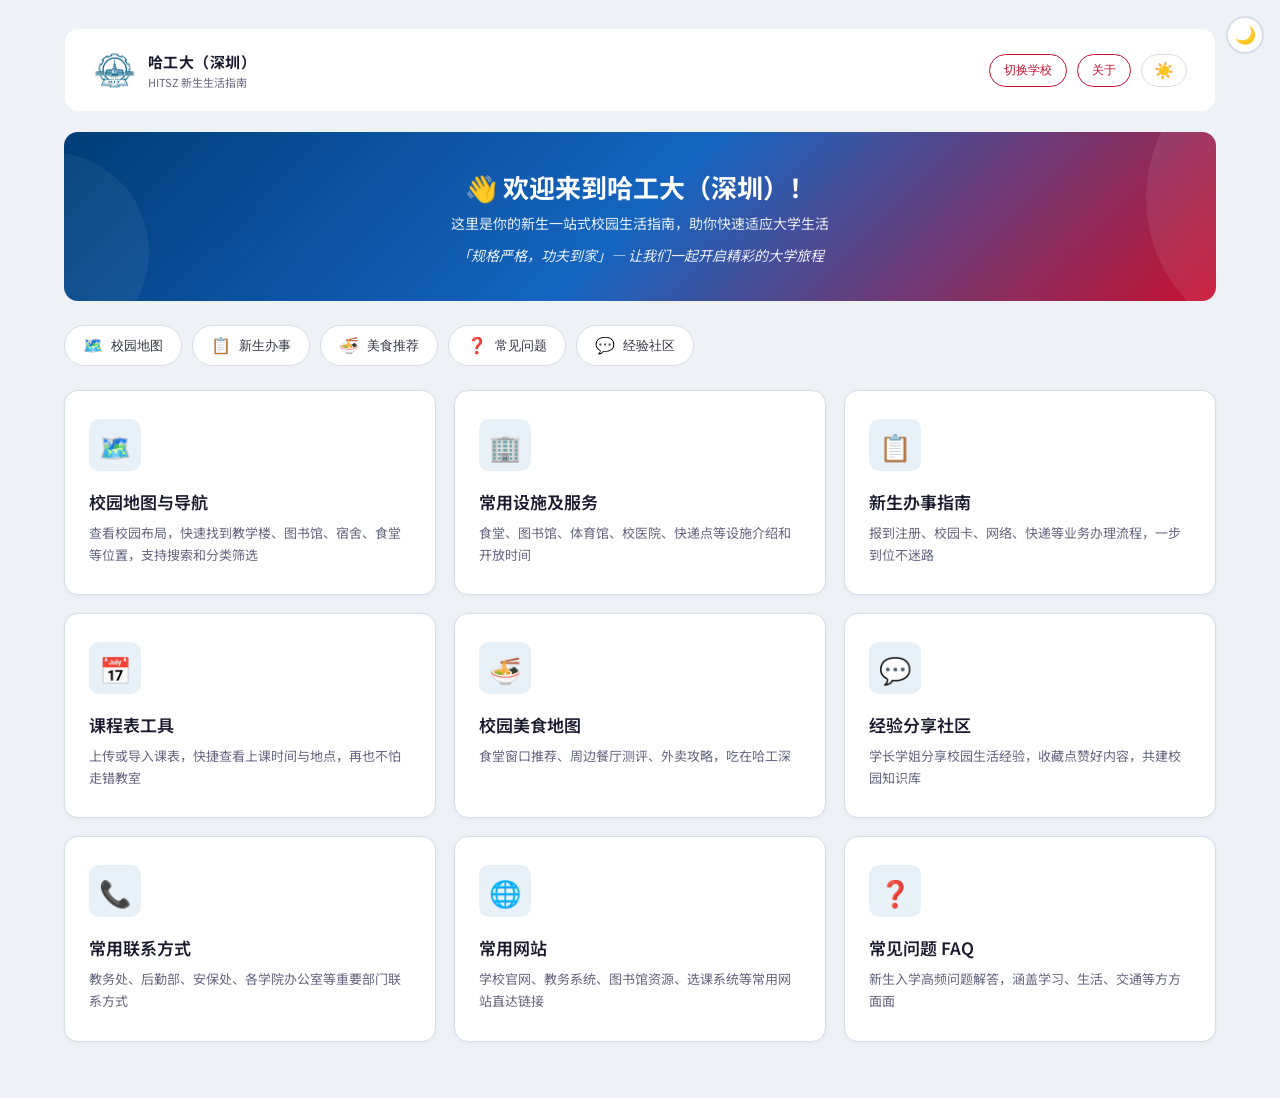
<file: hitsz/index.html>
<!DOCTYPE html>
<html lang="zh-CN">
<head>
<meta charset="UTF-8">
<meta name="viewport" content="width=device-width, initial-scale=1.0">
<title>哈工深新生生活指南 - 哈尔滨工业大学（深圳）</title>
<link rel="icon" href="data:image/svg+xml,<svg xmlns='http://www.w3.org/2000/svg' viewBox='0 0 100 100'><text y='.9em' font-size='90'>🎓</text></svg>">
<script>
(function(){var t=localStorage.getItem('hitsz-theme');if(t)document.documentElement.setAttribute('data-theme',t);else if(window.matchMedia&&window.matchMedia('(prefers-color-scheme:dark)').matches)document.documentElement.setAttribute('data-theme','dark')})();
</script>
<style>
@import url('https://fonts.googleapis.com/css2?family=Noto+Sans+SC:wght@400;500;700&display=swap');

:root {
    /* 主色 | Primary — 哈工大深蓝 */
    --color-primary: #003D79;
    --color-primary-dark: #002A55;
    --color-primary-light: #E8F0F8;
    --color-primary-hover: #D4E5F2;

    /* 辅助红 | Accent — 哈工大红 */
    --color-accent: #C8102E;
    --color-accent-light: #FDE8EC;
    --color-accent-deep: #A00D24;

    /* 文字色 */
    --color-heading: #1a1a2e;
    --color-body: #333344;
    --color-muted: #666680;
    --color-light: #8888a0;
    --color-faint: #aaaabc;

    /* 背景色 */
    --color-bg: #ffffff;
    --color-bg-subtle: #EEF2F7;
    --color-bg-hover: #E4EBF4;

    /* 边框色 */
    --color-border: #d8dce6;
    --color-border-light: #f0f2f5;
    --color-border-hover: #b8c0d0;

    /* 阴影 */
    --shadow-xs: 0 1px 2px rgba(0,61,121,0.04);
    --shadow-sm: 0 1px 4px rgba(0,61,121,0.06);
    --shadow-md: 0 4px 12px rgba(0,61,121,0.08);
    --shadow-lg: 0 8px 24px rgba(0,61,121,0.10);

    /* 圆角 */
    --radius-sm: 6px;
    --radius-md: 10px;
    --radius-lg: 14px;
    --radius-xl: 18px;
    --radius-full: 999px;

    /* 过渡 */
    --ease-fast: 0.15s ease;
    --ease-base: 0.25s cubic-bezier(0.4, 0, 0.2, 1);
    --ease-smooth: 0.3s cubic-bezier(0.34, 1.56, 0.64, 1);
    --ease-out: 0.25s cubic-bezier(0.16, 1, 0.3, 1);

    /* 间距 */
    --space-xs: 4px;
    --space-sm: 10px;
    --space-md: 16px;
    --space-lg: 28px;
    --space-xl: 48px;
}

/* 深色模式 */
[data-theme="dark"] {
    --color-primary: #4A90D9;
    --color-primary-dark: #357ABD;
    --color-primary-light: #1A2A40;
    --color-primary-hover: #253550;
    --color-accent: #E85060;
    --color-accent-light: #3A1520;
    --color-accent-deep: #C03040;
    --color-heading: #e8eaf0;
    --color-body: #c8cad4;
    --color-muted: #9094a8;
    --color-light: #686c80;
    --color-faint: #505468;
    --color-bg: #161822;
    --color-bg-subtle: #1e2030;
    --color-bg-hover: #262838;
    --color-border: #2e3040;
    --color-border-light: #242634;
    --color-border-hover: #3e4058;
    --shadow-xs: 0 1px 2px rgba(0,0,0,0.2);
    --shadow-sm: 0 1px 4px rgba(0,0,0,0.25);
    --shadow-md: 0 4px 12px rgba(0,0,0,0.3);
    --shadow-lg: 0 8px 24px rgba(0,0,0,0.35);
}

* { margin: 0; padding: 0; box-sizing: border-box; }

body {
    font-family: 'Noto Sans SC', 'Microsoft YaHei', 'PingFang SC', sans-serif;
    background: var(--color-bg-subtle);
    min-height: 100vh;
    -webkit-font-smoothing: antialiased;
    -moz-osx-font-smoothing: grayscale;
    color: var(--color-body);
}

/* ========== 登录页 ========== */
.login-container {
    display: flex; justify-content: center; align-items: center;
    min-height: 100vh; padding: 24px;
}
.login-box {
    background: var(--color-bg); border-radius: var(--radius-xl);
    box-shadow: var(--shadow-lg); padding: 48px 40px;
    max-width: 480px; width: 100%;
}
.login-header { text-align: center; margin-bottom: var(--space-xl); }
.logo {
    width: 140px; height: auto; margin-bottom: var(--space-md);
    border-radius: var(--radius-md); object-fit: contain;
}
.login-header h1 { color: var(--color-heading); font-size: 26px; font-weight: 700; margin-bottom: var(--space-xs); }
.subtitle { color: var(--color-muted); font-size: 14px; }
.login-form h2 { color: var(--color-heading); font-size: 20px; margin-bottom: var(--space-lg); text-align: center; }
.school-option {
    border: 1.5px solid var(--color-border); border-radius: var(--radius-md);
    padding: 16px; cursor: pointer; transition: all var(--ease-base);
    display: flex; align-items: center; gap: 14px;
}
.school-option:hover { border-color: var(--color-primary); background: var(--color-primary-light); }
.school-option.selected { border-color: var(--color-primary); background: var(--color-primary-light); }
.school-option img { width: 52px; height: 52px; border-radius: var(--radius-sm); object-fit: cover; }
.school-info { flex: 1; }
.school-info h3 { color: var(--color-heading); font-size: 15px; font-weight: 600; margin-bottom: var(--space-xs); }
.school-info p { color: var(--color-light); font-size: 12px; }
.check-mark {
    width: 26px; height: 26px; border-radius: 50%; background: var(--color-primary);
    color: white; display: none; justify-content: center; align-items: center; font-size: 14px;
}
.school-option.selected .check-mark { display: flex; }
.login-btn {
    width: 100%; padding: 14px; background: var(--color-primary); color: white;
    border: none; border-radius: var(--radius-md); font-size: 16px; font-weight: 600;
    cursor: pointer; transition: all var(--ease-base);
}
.login-btn:hover { background: var(--color-primary-dark); transform: translateY(-1px); box-shadow: var(--shadow-md); }
.login-footer { text-align: center; margin-top: var(--space-lg); color: var(--color-light); font-size: 13px; }

/* ========== 主题切换 ========== */
.theme-fixed {
    position: fixed; top: 16px; right: 16px; z-index: 10001;
    width: 38px; height: 38px; border-radius: 50%; border: 2px solid var(--color-border);
    background: var(--color-bg); cursor: pointer; font-size: 17px;
    display: flex; align-items: center; justify-content: center; transition: all var(--ease-fast);
}
.theme-fixed:hover { border-color: var(--color-primary); background: var(--color-primary-light); }

/* ========== 页面通用 ========== */
.main-container { max-width: 1200px; margin: 0 auto; padding: 28px 24px 56px; }
.page-container { max-width: 1200px; margin: 0 auto; padding: 20px 20px 56px; }

.page-header, .main-header {
    background: var(--color-bg); padding: 20px 28px; border-radius: var(--radius-lg);
    border: 1px solid var(--color-border-light); margin-bottom: 20px;
}
.page-header h2 { font-size: 20px; font-weight: 600; color: var(--color-heading); letter-spacing: -0.01em; }
.page-header p { font-size: 13px; color: var(--color-muted); margin-top: 6px; }

.main-header { display: flex; justify-content: space-between; align-items: center; }
.header-left { display: flex; align-items: center; gap: 12px; }
.header-logo { height: 42px; width: auto; object-fit: contain; }
.header-title { display: flex; flex-direction: column; gap: 2px; }
.header-title .title-main {
    font-size: 15px; font-weight: 700; color: var(--color-heading); letter-spacing: 0.5px;
}
.header-title .title-sub {
    font-size: 11px; color: var(--color-muted); font-weight: 400;
}
.header-right { display: flex; gap: 10px; }

.btn-secondary {
    padding: 8px 18px; background: var(--color-bg-subtle); color: var(--color-body);
    border: 1px solid var(--color-border); border-radius: var(--radius-sm);
    cursor: pointer; font-size: 13px; transition: all var(--ease-base);
}
.btn-secondary:hover { background: var(--color-primary-hover); border-color: var(--color-primary); color: var(--color-primary); }

.btn-outline {
    background: none; border: 1.5px solid var(--color-accent); color: var(--color-accent);
    border-radius: var(--radius-full); padding: 6px 14px; font-size: 12px; font-weight: 500;
    cursor: pointer; transition: all var(--ease-fast);
}
.btn-outline:hover { background: var(--color-accent); color: #fff; }

.btn-primary-outline {
    background: none; border: 1.5px solid var(--color-primary); color: var(--color-primary);
    border-radius: var(--radius-full); padding: 6px 14px; font-size: 12px; font-weight: 500;
    cursor: pointer; transition: all var(--ease-fast);
}
.btn-primary-outline:hover { background: var(--color-primary); color: #fff; }

.btn-theme {
    background: none; border: 1.5px solid var(--color-border); color: var(--color-body);
    border-radius: var(--radius-full); padding: 6px 12px; font-size: 16px;
    cursor: pointer; transition: all var(--ease-fast); display: inline-flex; align-items: center; justify-content: center;
}
.btn-theme:hover { background: var(--color-bg-hover); border-color: var(--color-primary); }

/* ========== 功能卡片 ========== */
.main-content { display: grid; grid-template-columns: repeat(auto-fit, minmax(280px, 1fr)); gap: 18px; }
.card {
    background: var(--color-bg); border-radius: var(--radius-lg); padding: 28px 24px;
    box-shadow: var(--shadow-sm); cursor: pointer; transition: all var(--ease-out);
    border: 1px solid var(--color-border); position: relative; overflow: hidden;
}
.card::before {
    content: ''; position: absolute; top: 0; left: 0; right: 0; height: 3px;
    background: linear-gradient(90deg, var(--color-primary), var(--color-accent));
    opacity: 0; transition: opacity var(--ease-base);
}
.card:hover { transform: translateY(-4px); box-shadow: var(--shadow-md); border-color: var(--color-border-hover); }
.card:hover::before { opacity: 1; }
.card:active { transform: translateY(-1px); }
.card-icon {
    width: 52px; height: 52px; background: var(--color-primary-light); color: var(--color-primary);
    border-radius: var(--radius-md); display: flex; align-items: center; justify-content: center;
    font-size: 26px; margin-bottom: 18px; transition: transform var(--ease-smooth);
}
.card:hover .card-icon { transform: scale(1.08); }
.card h3 { color: var(--color-heading); font-size: 17px; font-weight: 600; margin-bottom: 8px; }
.card p { color: var(--color-muted); font-size: 13px; line-height: 1.7; }

/* ========== 子页面 ========== */
.page-content {
    background: var(--color-bg); padding: 28px; border-radius: var(--radius-lg);
    border: 1px solid var(--color-border-light);
}
.back-btn {
    display: inline-flex; align-items: center; gap: 6px; padding: 8px 18px;
    background: var(--color-bg-subtle); color: var(--color-body);
    border: 1px solid var(--color-border); border-radius: var(--radius-full);
    cursor: pointer; margin-bottom: 18px; font-size: 13px; font-weight: 500;
    transition: all var(--ease-base);
}
.back-btn:hover { background: var(--color-primary); color: #fff; border-color: var(--color-primary); }

/* ========== 动画 ========== */
.page-container, .main-container { animation: pageEnter 0.35s cubic-bezier(0.16, 1, 0.3, 1); }
@keyframes pageEnter { from { opacity: 0; transform: translateY(8px); } to { opacity: 1; transform: translateY(0); } }
.page-content { animation: contentEnter 0.4s cubic-bezier(0.16, 1, 0.3, 1) 0.08s both; }
@keyframes contentEnter { from { opacity: 0; transform: translateY(12px); } to { opacity: 1; transform: translateY(0); } }
@keyframes pulse { 0%, 100% { opacity: 0.6; } 50% { opacity: 1; } }

.reveal { opacity: 0; transform: translateY(16px); transition: opacity 0.4s ease, transform 0.4s ease; }
.reveal.reveal-visible { opacity: 1; transform: translateY(0); }
.reveal:nth-child(2) { transition-delay: 0.05s; }
.reveal:nth-child(3) { transition-delay: 0.10s; }
.reveal:nth-child(4) { transition-delay: 0.15s; }
.reveal:nth-child(5) { transition-delay: 0.20s; }
.reveal:nth-child(6) { transition-delay: 0.25s; }

/* ========== Toast ========== */
.toast-container {
    position: fixed; top: 20px; left: 50%; transform: translateX(-50%);
    z-index: 99999; display: flex; flex-direction: column; gap: 8px; pointer-events: none;
}
.toast {
    background: var(--color-bg); color: var(--color-body); padding: 12px 22px;
    border-radius: var(--radius-full); box-shadow: 0 4px 24px rgba(0,0,0,0.12);
    font-size: 13px; font-weight: 500; display: flex; align-items: center; gap: 8px;
    max-width: 400px; pointer-events: auto; animation: toastIn 0.3s ease;
    border: 1px solid var(--color-border-light); line-height: 1.5;
}
.toast.toast-success { border-left: 3px solid #07c160; }
.toast.toast-success .toast-icon { color: #07c160; }
.toast.toast-info { border-left: 3px solid var(--color-primary); }
.toast.toast-info .toast-icon { color: var(--color-primary); }
.toast.toastOut { animation: toastOut 0.25s ease forwards; }
@keyframes toastIn { from { opacity: 0; transform: translateY(-16px) scale(0.95); } to { opacity: 1; transform: translateY(0) scale(1); } }
@keyframes toastOut { to { opacity: 0; transform: translateY(-12px) scale(0.95); } }

/* ========== 地图页 ========== */
.search-wrapper { position: relative; margin-bottom: 16px; }
.search-input {
    width: 100%; padding: 12px 40px 12px 16px; border: 1.5px solid var(--color-border);
    border-radius: var(--radius-full); font-size: 14px; background: var(--color-bg);
    color: var(--color-body); outline: none; transition: all var(--ease-base);
}
.search-input:focus { border-color: var(--color-primary); box-shadow: 0 0 0 3px rgba(0,61,121,0.1); }
.search-dropdown {
    position: absolute; top: 100%; left: 0; right: 0; background: var(--color-bg);
    border: 1px solid var(--color-border); border-radius: var(--radius-md);
    max-height: 300px; overflow-y: auto; z-index: 100; display: none;
    box-shadow: var(--shadow-md); margin-top: 4px;
}
.search-dropdown.show { display: block; }
.search-item { display: flex; align-items: center; gap: 10px; padding: 10px 14px; cursor: pointer; transition: background 0.15s; }
.search-item:hover { background: var(--color-bg-subtle); }
.search-item.active { background: var(--color-primary-light); }
.search-item-icon { font-size: 16px; flex-shrink: 0; }
.search-item-title { font-size: 13px; font-weight: 500; color: var(--color-heading); }
.search-item-desc { font-size: 12px; color: var(--color-muted); margin-top: 2px; }
.search-no-result { text-align: center; padding: 32px 16px; }
.empty-icon { font-size: 36px; margin-bottom: 8px; }
.empty-title { font-size: 15px; font-weight: 600; color: var(--color-heading); margin-bottom: 4px; }
.empty-desc { font-size: 13px; color: var(--color-muted); }
.search-highlight { background: #FFE066; color: inherit; padding: 0 2px; border-radius: 2px; }

.map-toolbar { display: flex; flex-wrap: wrap; gap: 8px; margin-bottom: 16px; align-items: center; }
.toolbar-left { display: flex; flex-wrap: wrap; gap: 6px; flex: 1; }
.toolbar-right { display: flex; gap: 6px; align-items: center; }
.filter-btn {
    padding: 6px 14px; border: 1px solid var(--color-border); border-radius: var(--radius-full);
    background: var(--color-bg); color: var(--color-body); font-size: 12px; cursor: pointer;
    transition: all var(--ease-fast); white-space: nowrap;
}
.filter-btn:hover { border-color: var(--color-primary); color: var(--color-primary); }
.filter-btn.active { background: var(--color-primary); color: #fff; border-color: var(--color-primary); }
.zoom-btn {
    width: 34px; height: 34px; border: 1px solid var(--color-border); border-radius: var(--radius-sm);
    background: var(--color-bg); cursor: pointer; font-size: 16px; display: flex;
    align-items: center; justify-content: center; transition: all var(--ease-fast);
}
.zoom-btn:hover { border-color: var(--color-primary); color: var(--color-primary); }
.zoom-level { font-size: 12px; color: var(--color-muted); min-width: 42px; text-align: center; }
.toggle-markers-btn {
    padding: 6px 12px; border: 1px solid var(--color-border); border-radius: var(--radius-full);
    background: var(--color-bg); color: var(--color-body); font-size: 12px; cursor: pointer;
    transition: all var(--ease-fast);
}
.toggle-markers-btn:hover { border-color: var(--color-primary); color: var(--color-primary); }

.map-wrapper { border: 1px solid var(--color-border); border-radius: var(--radius-lg); overflow: hidden; margin-bottom: 20px; }
.map-viewport { overflow: hidden; cursor: grab; position: relative; background: #f5f5f5; }
.map-viewport:active { cursor: grabbing; }
.zoom-group { transform-origin: 0 0; position: relative; }
#mapImage { display: block; width: 100%; user-select: none; -webkit-user-drag: none; }
.markers-layer { position: absolute; top: 0; left: 0; width: 100%; height: 100%; pointer-events: none; }
.marker-dot {
    position: absolute; width: 14px; height: 14px; border-radius: 50%;
    background: var(--color-accent); border: 2px solid white; box-shadow: 0 2px 6px rgba(0,0,0,0.3);
    transform: translate(-50%, -50%); pointer-events: auto; cursor: pointer;
    transition: transform 0.2s; z-index: 10;
}
.marker-dot:hover { transform: translate(-50%, -50%) scale(1.4); }
.marker-label {
    position: absolute; background: var(--color-primary); color: white; padding: 2px 8px;
    border-radius: 4px; font-size: 11px; white-space: nowrap; pointer-events: none;
    transform: translate(-50%, -120%); opacity: 0; transition: opacity 0.2s;
}
.marker-dot:hover + .marker-label, .marker-dot.active + .marker-label { opacity: 1; }
.map-tip { text-align: center; font-size: 12px; color: var(--color-muted); padding: 8px; }

.section-title { font-size: 16px; font-weight: 600; color: var(--color-heading); margin: 20px 0 12px; padding-bottom: 8px; border-bottom: 2px solid var(--color-primary-light); }

.location-grid { display: grid; grid-template-columns: repeat(auto-fill, minmax(240px, 1fr)); gap: 10px; margin-bottom: 20px; }
.loc-card {
    background: var(--color-bg-subtle); border: 1px solid var(--color-border);
    border-radius: var(--radius-md); padding: 14px; cursor: pointer;
    transition: all var(--ease-out); position: relative;
}
.loc-card:hover { border-color: var(--color-primary); transform: translateY(-2px); box-shadow: var(--shadow-sm); }
.loc-card h5 { font-size: 14px; font-weight: 600; color: var(--color-heading); margin-bottom: 4px; }
.loc-card > p { font-size: 12px; color: var(--color-muted); margin-bottom: 6px; }
.loc-tag {
    display: inline-block; padding: 2px 8px; border-radius: var(--radius-full);
    font-size: 11px; font-weight: 500; margin-right: 6px;
}
.tag-gate { background: #E3F2FD; color: #1565C0; }
.tag-teaching { background: #E8F5E9; color: #2E7D32; }
.tag-library { background: #FFF3E0; color: #E65100; }
.tag-dorm { background: #FCE4EC; color: #C2185B; }
.tag-facility { background: #E0F2F1; color: #00695C; }
.tag-sports { background: #FFF8E1; color: #F57F17; }
.tag-life { background: #F3E5F5; color: #7B1FA2; }
.tag-canteen { background: #FBE9E7; color: #D84315; }
.tag-restaurant { background: #EFEBE9; color: #5D4037; }
.tag-other { background: #ECEFF1; color: #455A64; }
[data-theme="dark"] .tag-gate { background: #1A3050; color: #64B5F6; }
[data-theme="dark"] .tag-teaching { background: #1A3020; color: #81C784; }
[data-theme="dark"] .tag-library { background: #302010; color: #FFB74D; }
[data-theme="dark"] .tag-dorm { background: #301020; color: #F48FB1; }
[data-theme="dark"] .tag-facility { background: #102020; color: #4DB6AC; }
[data-theme="dark"] .tag-sports { background: #201A10; color: #FFD54F; }
[data-theme="dark"] .tag-life { background: #201030; color: #CE93D8; }
[data-theme="dark"] .tag-canteen { background: #201510; color: #FF8A65; }
[data-theme="dark"] .tag-restaurant { background: #1a1816; color: #BCAAA4; }
[data-theme="dark"] .tag-other { background: #1c1e24; color: #90A4AE; }
.loc-jump-hint { font-size: 11px; color: var(--color-accent); }
.loc-card.search-match { animation: searchPop 0.3s ease; box-shadow: 0 0 0 3px rgba(0,61,121,0.3); }
@keyframes searchPop { 0% { transform: scale(0.97); } 50% { transform: scale(1.02); } 100% { transform: scale(1); } }

.jump-indicator {
    position: fixed; bottom: 80px; left: 50%; transform: translateX(-50%);
    background: var(--color-primary); color: white; padding: 8px 20px;
    border-radius: var(--radius-full); font-size: 13px; z-index: 999;
    opacity: 0; transition: opacity 0.3s; pointer-events: none;
}
.jump-indicator.show { opacity: 1; }

/* ========== 设施/服务页 ========== */
.facility-section {
    background: var(--color-bg); border: 1px solid var(--color-border);
    border-radius: var(--radius-lg); overflow: hidden; margin-bottom: 14px;
    transition: all var(--ease-out);
}
.facility-section:hover { box-shadow: var(--shadow-sm); }
.facility-section-header {
    padding: 16px 20px; cursor: pointer; display: flex; align-items: center; gap: 12px;
    font-weight: 600; font-size: 15px; color: white; transition: opacity 0.2s;
}
.facility-section-header:hover { opacity: 0.9; }
.facility-section-icon { font-size: 22px; }
.facility-section-arrow { margin-left: auto; font-size: 14px; transition: transform 0.3s; }
.facility-section.open .facility-section-arrow { transform: rotate(180deg); }
.facility-section-body {
    padding: 0 20px; max-height: 0; overflow: hidden;
    transition: max-height 0.35s ease, padding 0.35s ease;
}
.facility-section.open .facility-section-body { max-height: 2000px; padding: 16px 20px 20px; }
.facility-section-body p { font-size: 13px; line-height: 1.8; color: var(--color-body); margin-bottom: 8px; }
.facility-section-body ul { padding-left: 20px; margin-bottom: 8px; }
.facility-section-body li { font-size: 13px; line-height: 1.8; color: var(--color-body); margin-bottom: 4px; }
.sec-canteen .facility-section-header { background: linear-gradient(135deg, #e84393, #fd79a8); }
.sec-restaurant .facility-section-header { background: linear-gradient(135deg, #d35400, #e67e22); }
.sec-property .facility-section-header { background: linear-gradient(135deg, #f39c12, #f1c40f); color: #333; }
.sec-cafe .facility-section-header { background: linear-gradient(135deg, #6d4c41, #8d6e63); }
.sec-store .facility-section-header { background: linear-gradient(135deg, #1abc9c, #16a085); }
.sec-service .facility-section-header { background: linear-gradient(135deg, #3498db, #2980b9); }
.sec-clinic .facility-section-header { background: linear-gradient(135deg, #27ae60, #2ecc71); }
.sec-sports .facility-section-header { background: linear-gradient(135deg, #e67e22, #f39c12); color: #333; }
.sec-study .facility-section-header { background: linear-gradient(135deg, var(--color-primary), #1565C0); }
.sec-bank .facility-section-header { background: linear-gradient(135deg, #2c3e50, #34495e); }
.sec-express .facility-section-header { background: linear-gradient(135deg, #8e44ad, #9b59b6); }

/* ========== 联系方式卡片 ========== */
.contact-card {
    background: var(--color-bg-subtle); padding: 18px; border-radius: var(--radius-md);
    border-left: 3px solid var(--color-primary); transition: all var(--ease-out); margin-bottom: 12px;
}
.contact-card:hover { background: var(--color-bg-hover); transform: translateX(4px); }
.contact-card h4 { color: var(--color-heading); font-size: 15px; font-weight: 600; margin-bottom: var(--space-xs); }
.contact-card > p { color: var(--color-light); font-size: 13px; margin-bottom: 10px; }
.contact-info { display: flex; flex-direction: column; gap: 6px; }
.contact-info p { color: var(--color-muted); font-size: 13px; line-height: 1.6; }

/* ========== 网站链接卡片 ========== */
.site-card {
    background: var(--color-bg); border: 1px solid var(--color-border);
    border-radius: var(--radius-md); padding: 18px; display: flex; align-items: center; gap: 14px;
    cursor: pointer; transition: all var(--ease-out); text-decoration: none; color: inherit;
}
.site-card:hover { border-color: var(--color-primary); transform: translateY(-2px); box-shadow: var(--shadow-sm); }
.site-card-icon {
    width: 44px; height: 44px; background: var(--color-primary-light); color: var(--color-primary);
    border-radius: var(--radius-md); display: flex; align-items: center; justify-content: center;
    font-size: 20px; flex-shrink: 0;
}
.site-card-body { flex: 1; }
.site-card-body h4 { font-size: 14px; font-weight: 600; color: var(--color-heading); margin-bottom: 2px; }
.site-card-body p { font-size: 12px; color: var(--color-muted); }
.site-card-arrow { color: var(--color-light); font-size: 16px; }

/* ========== FAQ ========== */
.faq-group { margin-bottom: 16px; border-radius: var(--radius-md); overflow: hidden; border: 1px solid var(--color-border); }
.faq-group summary {
    padding: 16px 20px; background: var(--color-bg); cursor: pointer;
    font-weight: 600; font-size: 14px; color: var(--color-heading);
    list-style: none; display: flex; align-items: center; gap: 10px;
    transition: background 0.2s;
}
.faq-group summary::-webkit-details-marker { display: none; }
.faq-group summary::before { content: 'Q'; background: var(--color-accent); color: white; width: 24px; height: 24px; border-radius: 50%; display: flex; align-items: center; justify-content: center; font-size: 12px; font-weight: 700; flex-shrink: 0; }
.faq-group summary:hover { background: var(--color-bg-subtle); }
.faq-group[open] summary { border-bottom: 1px solid var(--color-border); }
.faq-answer { padding: 16px 20px; background: var(--color-bg-subtle); font-size: 13px; line-height: 1.8; color: var(--color-body); }
.faq-match { animation: faqHighlight 1.2s ease; }
@keyframes faqHighlight { 0%, 50%, 100% { box-shadow: none; } 25%, 75% { box-shadow: 0 0 0 3px rgba(0,61,121,0.3); } }

.filter-bar { display: flex; flex-wrap: wrap; gap: 8px; margin-bottom: 20px; }

/* ========== 新生办事指南 ========== */
.guide-section {
    background: var(--color-bg); border: 1px solid var(--color-border);
    border-radius: var(--radius-lg); overflow: hidden; margin-bottom: 14px;
    transition: all var(--ease-out);
}
.guide-section:hover { box-shadow: var(--shadow-sm); }
.guide-section-header {
    padding: 18px 22px; cursor: pointer; display: flex; align-items: center; gap: 14px;
    background: linear-gradient(135deg, var(--color-primary-light), var(--color-bg));
}
.guide-section-icon { font-size: 28px; }
.guide-section-title { font-size: 16px; font-weight: 600; color: var(--color-heading); }
.guide-section-subtitle { font-size: 12px; color: var(--color-muted); margin-top: 2px; }
.guide-section-arrow { margin-left: auto; color: var(--color-light); font-size: 14px; transition: transform 0.3s; }
.guide-section.open .guide-section-arrow { transform: rotate(180deg); }
.guide-section-body {
    padding: 0 22px; max-height: 0; overflow: hidden;
    transition: max-height 0.4s ease, padding 0.4s ease;
}
.guide-section.open .guide-section-body { max-height: 3000px; padding: 18px 22px 22px; }
.guide-step {
    display: flex; gap: 14px; margin-bottom: 16px; padding-bottom: 16px;
    border-bottom: 1px dashed var(--color-border);
}
.guide-step:last-child { border-bottom: none; margin-bottom: 0; padding-bottom: 0; }
.step-num {
    width: 28px; height: 28px; background: var(--color-primary); color: white;
    border-radius: 50%; display: flex; align-items: center; justify-content: center;
    font-size: 13px; font-weight: 700; flex-shrink: 0;
}
.step-content h5 { font-size: 14px; font-weight: 600; color: var(--color-heading); margin-bottom: 4px; }
.step-content p { font-size: 13px; color: var(--color-muted); line-height: 1.7; }
.guide-tip {
    background: var(--color-accent-light); border-left: 3px solid var(--color-accent);
    padding: 12px 16px; border-radius: 0 var(--radius-sm) var(--radius-sm) 0;
    font-size: 13px; color: var(--color-accent-deep); margin-top: 12px;
}

/* ========== 课程表工具 ========== */
.schedule-container { max-width: 900px; margin: 0 auto; }
.schedule-tabs { display: flex; gap: 6px; margin-bottom: 16px; flex-wrap: wrap; }
.schedule-tab {
    padding: 8px 18px; border: 1px solid var(--color-border); border-radius: var(--radius-full);
    background: var(--color-bg); cursor: pointer; font-size: 13px; transition: all var(--ease-fast);
}
.schedule-tab:hover { border-color: var(--color-primary); }
.schedule-tab.active { background: var(--color-primary); color: #fff; border-color: var(--color-primary); }
.schedule-table { width: 100%; border-collapse: collapse; font-size: 13px; }
.schedule-table th, .schedule-table td {
    border: 1px solid var(--color-border); padding: 10px 8px; text-align: center;
}
.schedule-table th { background: var(--color-primary); color: white; font-weight: 600; }
.schedule-table td { background: var(--color-bg); color: var(--color-body); }
.schedule-table .time-col { background: var(--color-bg-subtle); font-weight: 500; color: var(--color-heading); width: 80px; }
.schedule-table .course-cell { min-height: 50px; vertical-align: top; }
.course-block {
    background: linear-gradient(135deg, var(--color-primary-light), #D4E5F2);
    border-radius: var(--radius-sm); padding: 6px 8px; margin: 2px;
    font-size: 12px; border-left: 3px solid var(--color-primary);
}
.course-block .course-name { font-weight: 600; color: var(--color-primary-dark); }
.course-block .course-room { color: var(--color-muted); font-size: 11px; margin-top: 2px; }
.schedule-upload-area {
    border: 2px dashed var(--color-border); border-radius: var(--radius-lg);
    padding: 40px; text-align: center; cursor: pointer; transition: all var(--ease-base);
    margin-bottom: 20px;
}
.schedule-upload-area:hover { border-color: var(--color-primary); background: var(--color-primary-light); }
.upload-icon { font-size: 48px; margin-bottom: 12px; }
.upload-text { font-size: 15px; color: var(--color-heading); font-weight: 500; }
.upload-hint { font-size: 12px; color: var(--color-muted); margin-top: 6px; }

/* ========== 经验社区 ========== */
.community-header { display: flex; justify-content: space-between; align-items: center; margin-bottom: 20px; }
.community-stats { display: flex; gap: 20px; }
.stat-item { text-align: center; }
.stat-num { font-size: 24px; font-weight: 700; color: var(--color-primary); }
.stat-label { font-size: 12px; color: var(--color-muted); }
.post-form {
    background: var(--color-bg); border: 1px solid var(--color-border);
    border-radius: var(--radius-lg); padding: 20px; margin-bottom: 20px;
}
.post-form textarea {
    width: 100%; min-height: 100px; padding: 12px; border: 1px solid var(--color-border);
    border-radius: var(--radius-md); font-size: 14px; font-family: inherit;
    resize: vertical; outline: none; background: var(--color-bg); color: var(--color-body);
}
.post-form textarea:focus { border-color: var(--color-primary); }
.post-tags { display: flex; gap: 8px; margin-top: 10px; flex-wrap: wrap; }
.post-tag {
    padding: 5px 12px; border: 1px solid var(--color-border); border-radius: var(--radius-full);
    font-size: 12px; cursor: pointer; transition: all var(--ease-fast); background: var(--color-bg);
}
.post-tag:hover, .post-tag.selected { border-color: var(--color-primary); color: var(--color-primary); background: var(--color-primary-light); }
.post-submit {
    margin-top: 12px; padding: 10px 28px; background: var(--color-primary); color: white;
    border: none; border-radius: var(--radius-md); font-size: 14px; font-weight: 600;
    cursor: pointer; transition: all var(--ease-base);
}
.post-submit:hover { background: var(--color-primary-dark); }
.posts-list { display: flex; flex-direction: column; gap: 14px; }
.post-card {
    background: var(--color-bg); border: 1px solid var(--color-border);
    border-radius: var(--radius-lg); padding: 20px; transition: all var(--ease-out);
}
.post-card:hover { box-shadow: var(--shadow-sm); }
.post-card-header { display: flex; align-items: center; gap: 12px; margin-bottom: 12px; }
.post-avatar {
    width: 40px; height: 40px; border-radius: 50%; background: linear-gradient(135deg, var(--color-primary), var(--color-accent));
    display: flex; align-items: center; justify-content: center; color: white; font-weight: 700; font-size: 15px;
}
.post-author { font-size: 14px; font-weight: 600; color: var(--color-heading); }
.post-time { font-size: 12px; color: var(--color-light); }
.post-content { font-size: 14px; line-height: 1.8; color: var(--color-body); margin-bottom: 12px; }
.post-actions { display: flex; gap: 16px; }
.post-action {
    display: flex; align-items: center; gap: 5px; padding: 5px 12px;
    border: 1px solid var(--color-border); border-radius: var(--radius-full);
    background: var(--color-bg-subtle); cursor: pointer; font-size: 12px;
    color: var(--color-muted); transition: all var(--ease-fast);
}
.post-action:hover { border-color: var(--color-primary); color: var(--color-primary); }
.post-action.liked { border-color: var(--color-accent); color: var(--color-accent); background: var(--color-accent-light); }
.post-tag-badge {
    display: inline-block; padding: 2px 8px; background: var(--color-primary-light);
    color: var(--color-primary); border-radius: var(--radius-full); font-size: 11px; margin-right: 6px;
}

/* ========== 底部导航（移动端） ========== */
.bottom-nav {
    display: none; position: fixed; bottom: 0; left: 0; right: 0;
    background: var(--color-bg); border-top: 1px solid var(--color-border);
    padding: 8px 0 env(safe-area-inset-bottom, 8px); z-index: 1000;
    box-shadow: 0 -2px 10px rgba(0,0,0,0.06);
}
.bottom-nav-inner { display: flex; justify-content: space-around; align-items: center; max-width: 500px; margin: 0 auto; }
.nav-item {
    display: flex; flex-direction: column; align-items: center; gap: 2px;
    padding: 6px 12px; border: none; background: none; cursor: pointer;
    font-size: 10px; color: var(--color-muted); transition: color 0.2s; border-radius: var(--radius-sm);
}
.nav-item.nav-active { color: var(--color-primary); }
.nav-icon { font-size: 20px; }

@media (max-width: 768px) {
    .btn-theme { display: none !important; }
    .bottom-nav { display: block !important; }
    main { padding-bottom: 70px; }
    .location-grid { grid-template-columns: 1fr; }
    .main-content { grid-template-columns: 1fr; }
    .map-toolbar { flex-direction: column; align-items: stretch; }
    .toolbar-left, .toolbar-right { justify-content: center; }
    .schedule-table { font-size: 11px; }
    .schedule-table th, .schedule-table td { padding: 6px 4px; }
}

/* ========== 打印隐藏 ========== */
@media print { .bottom-nav, .theme-fixed, .back-btn { display: none !important; } }

/* ========== 涟漪效果 ========== */
.ripple {
    position: absolute; border-radius: 50%; background: rgba(0,61,121,0.15);
    transform: scale(0); animation: rippleAnim 0.5s linear;
    pointer-events: none;
}
@keyframes rippleAnim { to { transform: scale(4); opacity: 0; } }

/* ========== 关于弹窗 ========== */
.modal-overlay {
    position: fixed; inset: 0; background: rgba(0,0,0,0.5); z-index: 10000;
    display: flex; align-items: center; justify-content: center; opacity: 0;
    pointer-events: none; transition: opacity 0.25s;
}
.modal-overlay.show { opacity: 1; pointer-events: auto; }
.modal {
    background: var(--color-bg); border-radius: var(--radius-xl); padding: 32px;
    max-width: 440px; width: 90%; box-shadow: var(--shadow-lg); transform: scale(0.95);
    transition: transform 0.25s;
}
.modal-overlay.show .modal { transform: scale(1); }
.modal-close {
    float: right; border: none; background: none; font-size: 20px; cursor: pointer;
    color: var(--color-muted); line-height: 1;
}
.modal-close:hover { color: var(--color-heading); }
.modal h3 { font-size: 18px; margin-bottom: 16px; color: var(--color-heading); }
.modal p { font-size: 14px; line-height: 1.8; color: var(--color-body); margin-bottom: 16px; }
.modal a { color: var(--color-primary); text-decoration: none; }
.modal a:hover { text-decoration: underline; }

/* ========== Hero Banner ========== */
.hero-banner {
    background: linear-gradient(135deg, var(--color-primary) 0%, #1565C0 50%, var(--color-accent) 100%);
    border-radius: var(--radius-lg); padding: 36px 28px; margin-bottom: 24px;
    color: white; text-align: center; position: relative; overflow: hidden;
}
.hero-banner::before {
    content: ''; position: absolute; top: -50%; right: -20%;
    width: 300px; height: 300px; background: rgba(255,255,255,0.08);
    border-radius: 50%;
}
.hero-banner::after {
    content: ''; position: absolute; bottom: -30%; left: -10%;
    width: 200px; height: 200px; background: rgba(255,255,255,0.05);
    border-radius: 50%;
}
.hero-banner h1 { font-size: 26px; font-weight: 700; margin-bottom: 8px; position: relative; }
.hero-banner p { font-size: 14px; opacity: 0.9; position: relative; }
.hero-slogan { font-size: 13px; opacity: 0.8; margin-top: 12px; font-style: italic; position: relative; }

/* ========== 快捷入口 ========== */
.quick-entry { display: flex; gap: 10px; margin-bottom: 24px; flex-wrap: wrap; }
.quick-btn {
    display: flex; align-items: center; gap: 8px; padding: 10px 18px;
    background: var(--color-bg); border: 1px solid var(--color-border);
    border-radius: var(--radius-full); cursor: pointer; font-size: 13px;
    color: var(--color-body); transition: all var(--ease-fast); flex-shrink: 0;
}
.quick-btn:hover { border-color: var(--color-primary); color: var(--color-primary); background: var(--color-primary-light); }
.quick-btn span:first-child { font-size: 16px; }
</style>
</head>
<body>

<!-- 主题切换按钮 -->
<button class="theme-fixed" id="themeToggle" title="切换主题">🌙</button>

<!-- ==================== 登录页 ==================== -->
<div class="login-container" id="loginPage" style="display:none;">
    <div class="login-box" style="cursor:pointer;">
        <div class="login-header">
            <img src="hitsz-logo.png" alt="哈工深校徽" class="logo">
            <h1>哈工深新生生活指南</h1>
            <p class="subtitle">哈尔滨工业大学（深圳）| 一张地图、一本指南、一个属于 HITSZ 学生的校园社区</p>
        </div>
        <div style="text-align:center;margin-top:32px;animation:pulse 2s infinite;">
            <span style="font-size:13px;color:var(--color-muted);">点击任意位置进入 →</span>
        </div>
    </div>
</div>

<!-- ==================== 主应用 ==================== -->
<div id="app" style="display:none;">
<!-- 顶部导航 -->
<div class="main-container" id="homePage">
    <div class="main-header">
        <div class="header-left">
            <img src="hitsz-logo.png" alt="哈工深校徽" class="header-logo">
            <div class="header-title">
                <span class="title-main">哈工大（深圳）</span>
                <span class="title-sub">HITSZ 新生生活指南</span>
            </div>
        </div>
        <div class="header-right">
            <button class="btn-outline" onclick="switchSchool()">切换学校</button>
            <button class="btn-outline" onclick="showPage('about')">关于</button>
            <button class="btn-theme" onclick="toggleTheme()">☀️</button>
        </div>
    </div>

    <!-- Hero Banner -->
    <div class="hero-banner reveal">
        <h1>👋 欢迎来到哈工大（深圳）！</h1>
        <p>这里是你的新生一站式校园生活指南，助你快速适应大学生活</p>
        <p class="hero-slogan">「规格严格，功夫到家」— 让我们一起开启精彩的大学旅程</p>
    </div>

    <!-- 快捷入口 -->
    <div class="quick-entry reveal">
        <button class="quick-btn" onclick="showPage('map')"><span>🗺️</span> 校园地图</button>
        <button class="quick-btn" onclick="showPage('guide')"><span>📋</span> 新生办事</button>
        <button class="quick-btn" onclick="showPage('food')"><span>🍜</span> 美食推荐</button>
        <button class="quick-btn" onclick="showPage('faq')"><span>❓</span> 常见问题</button>
        <button class="quick-btn" onclick="showPage('community')"><span>💬</span> 经验社区</button>
    </div>

    <!-- 功能卡片区 -->
    <div class="main-content">
        <div class="card reveal" onclick="showPage('map')">
            <div class="card-icon">🗺️</div>
            <h3>校园地图与导航</h3>
            <p>查看校园布局，快速找到教学楼、图书馆、宿舍、食堂等位置，支持搜索和分类筛选</p>
        </div>
        <div class="card reveal" onclick="showPage('facilities')">
            <div class="card-icon">🏢</div>
            <h3>常用设施及服务</h3>
            <p>食堂、图书馆、体育馆、校医院、快递点等设施介绍和开放时间</p>
        </div>
        <div class="card reveal" onclick="showPage('guide')">
            <div class="card-icon">📋</div>
            <h3>新生办事指南</h3>
            <p>报到注册、校园卡、网络、快递等业务办理流程，一步到位不迷路</p>
        </div>
        <div class="card reveal" onclick="showPage('schedule')">
            <div class="card-icon">📅</div>
            <h3>课程表工具</h3>
            <p>上传或导入课表，快捷查看上课时间与地点，再也不怕走错教室</p>
        </div>
        <div class="card reveal" onclick="showPage('food')">
            <div class="card-icon">🍜</div>
            <h3>校园美食地图</h3>
            <p>食堂窗口推荐、周边餐厅测评、外卖攻略，吃在哈工深</p>
        </div>
        <div class="card reveal" onclick="showPage('community')">
            <div class="card-icon">💬</div>
            <h3>经验分享社区</h3>
            <p>学长学姐分享校园生活经验，收藏点赞好内容，共建校园知识库</p>
        </div>
        <div class="card reveal" onclick="showPage('contacts')">
            <div class="card-icon">📞</div>
            <h3>常用联系方式</h3>
            <p>教务处、后勤部、安保处、各学院办公室等重要部门联系方式</p>
        </div>
        <div class="card reveal" onclick="showPage('websites')">
            <div class="card-icon">🌐</div>
            <h3>常用网站</h3>
            <p>学校官网、教务系统、图书馆资源、选课系统等常用网站直达链接</p>
        </div>
        <div class="card reveal" onclick="showPage('faq')">
            <div class="card-icon">❓</div>
            <h3>常见问题 FAQ</h3>
            <p>新生入学高频问题解答，涵盖学习、生活、交通等方方面面</p>
        </div>
    </div>
</div>

<!-- ==================== 校园地图页 ==================== -->
<div class="page-container" id="mapPage" style="display:none;">
<div class="page-header">
    <button class="back-btn" onclick="goBack()">← 返回首页</button>
    <h2>🗺️ 校园地图</h2>
    <p>哈尔滨工业大学（深圳）校园示意图 · 点击地图标记或下方卡片查看地点详情</p>
</div>
<div class="jump-indicator" id="jumpIndicator">📍 正在定位...</div>
<div class="page-content">
    <div class="search-wrapper" id="searchWrapper">
        <input class="search-input" id="mapSearchInput" placeholder="搜索地点名称或关键词，如：图书馆、荔园..." type="text"/>
        <div class="search-dropdown" id="mapSearchDropdown"></div>
    </div>
    <div class="map-toolbar">
        <div class="toolbar-left">
            <button class="filter-btn active" onclick="setMapFilter('all',this)">全部</button>
            <button class="filter-btn" onclick="setMapFilter('gate',this)">🚪 校门</button>
            <button class="filter-btn" onclick="setMapFilter('teaching',this)">🏫 教学楼</button>
            <button class="filter-btn" onclick="setMapFilter('library',this)">📖 图书馆</button>
            <button class="filter-btn" onclick="setMapFilter('dorm',this)">🏠 宿舍</button>
            <button class="filter-btn" onclick="setMapFilter('facility',this)">🏢 设施</button>
            <button class="filter-btn" onclick="setMapFilter('sports',this)">⚽ 体育</button>
            <button class="filter-btn" onclick="setMapFilter('life',this)">🛒 生活</button>
            <button class="filter-btn" onclick="setMapFilter('canteen',this)">🍚 食堂</button>
        </div>
        <div class="toolbar-right">
            <button class="zoom-btn" style="width:auto;height:34px;padding:0 14px;font-size:13px;" onclick="setMapFilter('all', document.querySelector('.map-toolbar .filter-btn'))" title="显示全部地点">↺ 显示全部</button>
        </div>
    </div>
    <div class="map-wrapper">
        <div class="map-viewport" id="mapViewport">
            <div class="zoom-group" id="zoomGroup">
                <div id="mapCanvas" style="width:100%;height:520px;border-radius:8px;overflow:hidden;background:#eef5ec;position:relative;">
                    <div id="amapContainer" style="position:absolute;inset:0;display:none;"></div>
                    <div id="mapSvgFallback" style="position:absolute;inset:0;">
                    <svg viewBox="0 0 800 560" style="width:100%;height:100%;display:block;" font-family="'Noto Sans SC',sans-serif" id="campusSvg">
                        <!-- 背景 -->
                        <rect x="0" y="0" width="800" height="560" fill="#eef5ec"/>
                        <!-- 校区边界 -->
                        <rect x="24" y="24" width="752" height="512" rx="18" fill="#f4f9f1" stroke="#cfe0c8" stroke-width="2"/>
                        <!-- 湖 -->
                        <ellipse cx="690" cy="205" rx="52" ry="34" fill="#bfe0f5"/>
                        <text x="690" y="209" text-anchor="middle" font-size="11" fill="#3a7ca5">景观湖</text>
                        <!-- 道路 -->
                        <rect x="40" y="262" width="720" height="22" fill="#dfe4ea"/>
                        <rect x="392" y="40" width="22" height="480" fill="#dfe4ea"/>
                        <text x="400" y="250" text-anchor="middle" font-size="10" fill="#9aa3ad">大学城主干道</text>

                        <!-- 教学楼 -->
                        <g class="map-marker" data-type="teaching" onclick="showLocDetail(this,'教学楼 A 栋','主要上课教室，含多媒体阶梯教室')" style="cursor:pointer">
                            <rect x="120" y="120" width="110" height="70" rx="8" fill="#4A90D9"/>
                            <text x="175" y="155" text-anchor="middle" dominant-baseline="central" font-size="13" fill="#fff">教学楼A</text>
                        </g>
                        <g class="map-marker" data-type="teaching" onclick="showLocDetail(this,'教学楼 B 栋','实验楼与研究生实验室')" style="cursor:pointer">
                            <rect x="250" y="120" width="110" height="70" rx="8" fill="#4A90D9"/>
                            <text x="305" y="155" text-anchor="middle" dominant-baseline="central" font-size="13" fill="#fff">教学楼B</text>
                        </g>
                        <!-- 图书馆 -->
                        <g class="map-marker" data-type="library" onclick="showLocDetail(this,'图书馆','自习、借阅、数据库检索，开放 07:00-23:00')" style="cursor:pointer">
                            <rect x="420" y="110" width="130" height="82" rx="8" fill="#7E57C2"/>
                            <text x="485" y="151" text-anchor="middle" dominant-baseline="central" font-size="13" fill="#fff">图书馆</text>
                        </g>
                        <!-- 行政楼 -->
                        <g class="map-marker" data-type="facility" onclick="showLocDetail(this,'行政办公楼','教务、学工、办公场所')" style="cursor:pointer">
                            <rect x="580" y="130" width="120" height="70" rx="8" fill="#26A69A"/>
                            <text x="640" y="165" text-anchor="middle" dominant-baseline="central" font-size="13" fill="#fff">行政楼</text>
                        </g>

                        <!-- 食堂 -->
                        <g class="map-marker" data-type="canteen" onclick="showLocDetail(this,'荔园食堂','一层快餐、二层风味档口')" style="cursor:pointer">
                            <rect x="100" y="302" width="120" height="46" rx="8" fill="#EF5350"/>
                            <text x="160" y="325" text-anchor="middle" dominant-baseline="central" font-size="12" fill="#fff">荔园食堂</text>
                        </g>
                        <g class="map-marker" data-type="canteen" onclick="showLocDetail(this,'沁园食堂','自选菜、清真窗口、夜宵')" style="cursor:pointer">
                            <rect x="240" y="302" width="120" height="46" rx="8" fill="#EF5350"/>
                            <text x="300" y="325" text-anchor="middle" dominant-baseline="central" font-size="12" fill="#fff">沁园食堂</text>
                        </g>

                        <!-- 宿舍 -->
                        <g class="map-marker" data-type="dorm" onclick="showLocDetail(this,'荔园宿舍','本科生宿舍区，近荔园食堂')" style="cursor:pointer">
                            <rect x="100" y="360" width="120" height="74" rx="8" fill="#FF9800"/>
                            <text x="160" y="397" text-anchor="middle" dominant-baseline="central" font-size="13" fill="#fff">荔园宿舍</text>
                        </g>
                        <g class="map-marker" data-type="dorm" onclick="showLocDetail(this,'沁园宿舍','研究生宿舍区')" style="cursor:pointer">
                            <rect x="240" y="360" width="120" height="74" rx="8" fill="#FF9800"/>
                            <text x="300" y="397" text-anchor="middle" dominant-baseline="central" font-size="13" fill="#fff">沁园宿舍</text>
                        </g>

                        <!-- 校医院 -->
                        <g class="map-marker" data-type="facility" onclick="showLocDetail(this,'校医院','基础医疗、体检、医保报销')" style="cursor:pointer">
                            <rect x="400" y="352" width="120" height="64" rx="8" fill="#EC407A"/>
                            <text x="460" y="384" text-anchor="middle" dominant-baseline="central" font-size="13" fill="#fff">校医院</text>
                        </g>
                        <!-- 快递点 -->
                        <g class="map-marker" data-type="life" onclick="showLocDetail(this,'快递驿站','菜鸟驿站，收发快递')" style="cursor:pointer">
                            <rect x="400" y="436" width="110" height="56" rx="8" fill="#8D6E63"/>
                            <text x="455" y="464" text-anchor="middle" dominant-baseline="central" font-size="12" fill="#fff">快递驿站</text>
                        </g>
                        <!-- 超市 -->
                        <g class="map-marker" data-type="life" onclick="showLocDetail(this,'校园超市','日用品、零食、文具')" style="cursor:pointer">
                            <rect x="250" y="446" width="110" height="50" rx="8" fill="#8D6E63"/>
                            <text x="305" y="471" text-anchor="middle" dominant-baseline="central" font-size="12" fill="#fff">校园超市</text>
                        </g>

                        <!-- 体育 -->
                        <g class="map-marker" data-type="sports" onclick="showLocDetail(this,'体育馆','篮球、羽毛球、健身中心')" style="cursor:pointer">
                            <rect x="560" y="332" width="120" height="78" rx="8" fill="#66BB6A"/>
                            <text x="620" y="371" text-anchor="middle" dominant-baseline="central" font-size="13" fill="#fff">体育馆</text>
                        </g>
                        <g class="map-marker" data-type="sports" onclick="showLocDetail(this,'田径场','标准操场、跑道、足球场')" style="cursor:pointer">
                            <rect x="560" y="430" width="150" height="70" rx="35" fill="#43A047"/>
                            <text x="635" y="465" text-anchor="middle" dominant-baseline="central" font-size="13" fill="#fff">田径场</text>
                        </g>

                        <!-- 校门 -->
                        <g class="map-marker" data-type="gate" onclick="showLocDetail(this,'南门（主入口）','校园南侧主入口，靠近西丽湖路，距地铁最近')" style="cursor:pointer">
                            <circle cx="400" cy="510" r="14" fill="#37474F"/>
                            <text x="400" y="514" text-anchor="middle" dominant-baseline="central" font-size="11" fill="#fff">南</text>
                            <text x="400" y="536" text-anchor="middle" font-size="11" fill="#37474F">南门</text>
                        </g>
                        <g class="map-marker" data-type="gate" onclick="showLocDetail(this,'东门','校园东侧出入口')" style="cursor:pointer">
                            <circle cx="748" cy="273" r="14" fill="#37474F"/>
                            <text x="748" y="277" text-anchor="middle" dominant-baseline="central" font-size="11" fill="#fff">东</text>
                            <text x="748" y="298" text-anchor="middle" font-size="11" fill="#37474F">东门</text>
                        </g>
                        <g class="map-marker" data-type="gate" onclick="showLocDetail(this,'西门','校园西侧出入口，近宿舍区')" style="cursor:pointer">
                            <circle cx="40" cy="273" r="14" fill="#37474F"/>
                            <text x="40" y="277" text-anchor="middle" dominant-baseline="central" font-size="11" fill="#fff">西</text>
                            <text x="40" y="298" text-anchor="middle" font-size="11" fill="#37474F">西门</text>
                        </g>
                    </svg>
                    </div>
                </div>
                <div class="markers-layer" id="markersLayer"></div>
            </div>
        </div>
        <p class="map-tip">💡 提示：配置了高德 Key 后显示真实地图（可缩放拖拽），点击标记点查看详情；上方按钮按类别筛选，下方卡片支持搜索</p>
    </div>

    <!-- 🚪 校门 -->
    <h3 class="section-title">🚪 校门</h3>
    <div class="location-grid" id="loc-gate">
        <div class="loc-card gate" data-type="gate" onclick="showLocDetail(this,'南门（主入口）','校园南侧主入口，靠近西丽湖路，距离地铁站最近')">
            <h5>南门（主入口）</h5>
            <p>校园南侧主入口，靠近西丽湖路</p>
            <span class="loc-tag tag-gate">校门</span>
            <span class="loc-jump-hint">👆 点击查看</span>
        </div>
        <div class="loc-card gate" data-type="gate" onclick="showLocDetail(this,'北门','校园北侧入口，靠近平山一路')">
            <h5>北门</h5>
            <p>校园北侧入口，靠近平山一路</p>
            <span class="loc-tag tag-gate">校门</span>
            <span class="loc-jump-hint">👆 点击查看</span>
        </div>
        <div class="loc-card gate" data-type="gate" onclick="showLocDetail(this,'东门','校园东侧入口，靠近哈工大路')">
            <h5>东门</h5>
            <p>校园东侧入口，靠近哈工大路</p>
            <span class="loc-tag tag-gate">校门</span>
            <span class="loc-jump-hint">👆 点击查看</span>
        </div>
    </div>

    <!-- 🏫 教学楼 -->
    <h3 class="section-title">🏫 教学楼</h3>
    <div class="location-grid" id="loc-teaching">
        <div class="loc-card teaching" data-type="teaching" onclick="showLocDetail(this,'信息楼','主要教学楼宇之一，计算机、电子等相关学院办公和教学区域')">
            <h5>信息楼</h5>
            <p>计算机、电子等相关学院主要教学区</p>
            <span class="loc-tag tag-teaching">教学楼</span>
            <span class="loc-jump-hint">👆 点击查看</span>
        </div>
        <div class="loc-card teaching" data-type="teaching" onclick="showLocDetail(this,'机械楼','机电工程与自动化学院主要教学区')">
            <h5>机械楼</h5>
            <p>机电工程与自动化学院主要教学区</p>
            <span class="loc-tag tag-teaching">教学楼</span>
            <span class="loc-jump-hint">👆 点击查看</span>
        </div>
        <div class="loc-card teaching" data-type="teaching" onclick="showLocDetail(this,'土木楼','土木与环境工程学院主要教学区')">
            <h5>土木楼</h5>
            <p>土木与环境工程学院主要教学区</p>
            <span class="loc-tag tag-teaching">教学楼</span>
            <span class="loc-jump-hint">👆 点击查看</span>
        </div>
        <div class="loc-card teaching" data-type="teaching" onclick="showLocDetail(this,'经管楼','经济管理学院主要教学区')">
            <h5>经管楼</h5>
            <p>经济管理学院主要教学区</p>
            <span class="loc-tag tag-teaching">教学楼</span>
            <span class="loc-jump-hint">👆 点击查看</span>
        </div>
        <div class="loc-card teaching" data-type="teaching" onclick="showLocDetail(this,'理学院楼','理学部主要教学区，数学、物理、化学相关课程')">
            <h5>理学院楼</h5>
            <p>理学部主要教学区</p>
            <span class="loc-tag tag-teaching">教学楼</span>
            <span class="loc-jump-hint">👆 点击查看</span>
        </div>
        <div class="loc-card teaching" data-type="teaching" onclick="showLocDetail(this,'人文楼','人文与社会科学学院/马克思主义学院')">
            <h5>人文楼</h5>
            <p>人文与社会科学学院教学区</p>
            <span class="loc-tag tag-teaching">教学楼</span>
            <span class="loc-jump-hint">👆 点击查看</span>
        </div>
    </div>

    <!-- 📖 图书馆 -->
    <h3 class="section-title">📖 图书馆</h3>
    <div class="location-grid" id="loc-library">
        <div class="loc-card library" data-type="library" onclick="showLocDetail(this,'哈工大（深圳）图书馆','校园核心建筑之一，馆藏丰富，自习环境优良，开放时间：7:00-23:00')">
            <h5>哈工大（深圳）图书馆</h5>
            <p>校园核心建筑，馆藏丰富，自习环境优良</p>
            <span class="loc-tag tag-library">图书馆</span>
            <span class="loc-jump-hint">👆 点击查看</span>
        </div>
    </div>

    <!-- 🏠 宿舍区 -->
    <h3 class="section-title">🏠 宿舍区</h3>
    <div class="location-grid" id="loc-dorm">
        <div class="loc-card dorm" data-type="dorm" onclick="showLocDetail(this,'荔园1栋','本科生宿舍，4人间，独立卫浴，空调全覆盖')">
            <h5>荔园1栋</h5>
            <p>本科生宿舍，4人间，独立卫浴</p>
            <span class="loc-tag tag-dorm">宿舍</span>
            <span class="loc-jump-hint">👆 点击查看</span>
        </div>
        <div class="loc-card dorm" data-type="dorm" onclick="showLocDetail(this,'荔园2栋','本科生宿舍，4人间，独立卫浴')">
            <h5>荔园2栋</h5>
            <p>本科生宿舍，4人间，独立卫浴</p>
            <span class="loc-tag tag-dorm">宿舍</span>
            <span class="loc-jump-hint">👆 点击查看</span>
        </div>
        <div class="loc-card dorm" data-type="dorm" onclick="showLocDetail(this,'荔园3栋','本科生宿舍，4人间，独立卫浴')">
            <h5>荔园3栋</h5>
            <p>本科生宿舍，4人间，独立卫浴</p>
            <span class="loc-tag tag-dorm">宿舍</span>
            <span class="loc-jump-hint">👆 点击查看</span>
        </div>
        <div class="loc-card dorm" data-type="dorm" onclick="showLocDetail(this,'荔园4栋','研究生宿舍，2人间或单间')">
            <h5>荔园4栋</h5>
            <p>研究生宿舍</p>
            <span class="loc-tag tag-dorm">宿舍</span>
            <span class="loc-jump-hint">👆 点击查看</span>
        </div>
        <div class="loc-card dorm" data-type="dorm" onclick="showLocDetail(this,'沁园宿舍区','部分研究生和博士生宿舍区')">
            <h5>沁园宿舍区</h5>
            <p>研究生/博士生宿舍区</p>
            <span class="loc-tag tag-dorm">宿舍</span>
            <span class="loc-jump-hint">👆 点击查看</span>
        </div>
    </div>

    <!-- 🍚 食堂 -->
    <h3 class="section-title">🍚 食堂</h3>
    <div class="location-grid" id="loc-canteen">
        <div class="loc-card canteen" data-type="canteen" onclick="showLocDetail(this,'荔园食堂','主食堂，菜品丰富，价格实惠，支持校园卡支付')">
            <h5>荔园食堂</h5>
            <p>主食堂，菜品丰富，价格实惠</p>
            <span class="loc-tag tag-canteen">食堂</span>
            <span class="loc-jump-hint">👆 点击查看</span>
        </div>
        <div class="loc-card canteen" data-type="canteen" onclick="showLocDetail(this,'沁园食堂','第二食堂，有特色风味窗口')">
            <h5>沁园食堂</h5>
            <p>第二食堂，特色风味窗口</p>
            <span class="loc-tag tag-canteen">食堂</span>
            <span class="loc-jump-hint">👆 点击查看</span>
        </div>
        <div class="loc-card canteen" data-type="canteen" onclick="showLocDetail(this,'教工食堂','面向教职工，学生也可就餐')">
            <h5>教工食堂</h5>
            <p>教职工食堂，学生也可就餐</p>
            <span class="loc-tag tag-canteen">食堂</span>
            <span class="loc-jump-hint">👆 点击查看</span>
        </div>
    </div>

    <!-- ⚽ 体育设施 -->
    <h3 class="section-title">⚽ 体育设施</h3>
    <div class="location-grid" id="loc-sports">
        <div class="loc-card sports" data-type="sports" onclick="showLocDetail(this,'体育馆','室内篮球场、羽毛球馆、健身房等')">
            <h5>体育馆</h5>
            <p>室内篮球场、羽毛球馆、健身房</p>
            <span class="loc-tag tag-sports">体育</span>
            <span class="loc-jump-hint">👆 点击查看</span>
        </div>
        <div class="loc-card sports" data-type="sports" onclick="showLocDetail(this,'操场','标准400米跑道、足球场')">
            <h5>操场</h5>
            <p>标准400米跑道、足球场</p>
            <span class="loc-tag tag-sports">体育</span>
            <span class="loc-jump-hint">👆 点击查看</span>
        </div>
        <div class="loc-card sports" data-type="sports" onclick="showLocDetail(this,'游泳馆','室内恒温游泳池')">
            <h5>游泳馆</h5>
            <p>室内恒温游泳池</p>
            <span class="loc-tag tag-sports">体育</span>
            <span class="loc-jump-hint">👆 点击查看</span>
        </div>
        <div class="loc-card sports" data-type="sports" onclick="showLocDetail(this,'网球场','室外网球场地')">
            <h5>网球场</h5>
            <p>室外网球场地</p>
            <span class="loc-tag tag-sports">体育</span>
            <span class="loc-jump-hint">👆 点击查看</span>
        </div>
    </div>

    <!-- 🏢 其他设施 -->
    <h3 class="section-title">🏢 其他设施</h3>
    <div class="location-grid" id="loc-other">
        <div class="loc-card facility" data-type="facility" onclick="showLocDetail(this,'校医院','基础医疗服务，就诊时间：8:00-17:30')">
            <h5>校医院</h5>
            <p>基础医疗服务</p>
            <span class="loc-tag tag-facility">设施</span>
            <span class="loc-jump-hint">👆 点击查看</span>
        </div>
        <div class="loc-card life" data-type="life" onclick="showLocDetail(this,'快递服务中心','各大快递代收点，取件码自提')">
            <h5>快递服务中心</h5>
            <p>各大快递代收点</p>
            <span class="loc-tag tag-life">生活</span>
            <span class="loc-jump-hint">👆 点击查看</span>
        </div>
        <div class="loc-card facility" data-type="facility" onclick="showLocDetail(this,'行政办公楼','学校行政部门办公所在地')">
            <h5>行政办公楼</h5>
            <p>学校行政部门办公所在地</p>
            <span class="loc-tag tag-facility">设施</span>
            <span class="loc-jump-hint">👆 点击查看</span>
        </div>
        <div class="loc-card other" data-type="other" onclick="showLocDetail(this,'实验楼','各类实验室和科研平台')">
            <h5>实验楼</h5>
            <p>各类实验室和科研平台</p>
            <span class="loc-tag tag-other">其他</span>
            <span class="loc-jump-hint">👆 点击查看</span>
        </div>
    </div>
</div>
</div>

<!-- ==================== 设施服务页 ==================== -->
<div class="page-container" id="facilitiesPage" style="display:none;">
<div class="page-header">
    <button class="back-btn" onclick="goBack()">← 返回首页</button>
    <h2>🏢 常用设施及服务</h2>
    <p>校园内各类设施的详细介绍和使用指南</p>
</div>
<div class="page-content">

<div class="facility-section sec-canteen" onclick="toggleFacility(this)">
    <div class="facility-section-header">
        <span class="facility-section-icon">🍚</span>
        <span>荔园食堂</span>
        <span class="facility-section-arrow">▼</span>
    </div>
    <div class="facility-section-body">
        <p><strong>位置：</strong>荔园宿舍区内</p>
        <p><strong>营业时间：</strong></p>
        <ul>
            <li>早餐：07:00 - 09:00</li>
            <li>午餐：11:00 - 13:30</li>
            <li>晚餐：17:00 - 19:30</li>
            <li>夜宵（部分窗口）：19:30 - 21:30</li>
        </ul>
        <p><strong>特色窗口：</strong></p>
        <ul>
            <li>🍜 面食档口 — 手擀面、刀削面、重庆小面</li>
            <li>🍛 自选菜 — 荤素搭配，称重计费</li>
            <li>🍗 炸鸡汉堡 — 西式快餐</li>
            <li>🥗 轻食沙拉 — 健康低脂选择</li>
            <li>🍲 煲仔饭 — 广式煲仔饭，人气很高</li>
            <li>🍜 兰州拉面 — 正宗西北风味</li>
        </ul>
        <p><strong>支付方式：</strong>校园卡 / 微信 / 支付宝</p>
        <p><strong>人均消费：</strong>约 15-25 元</p>
    </div>
</div>

<div class="facility-section sec-canteen" onclick="toggleFacility(this)">
    <div class="facility-section-header">
        <span class="facility-section-icon">🍴</span>
        <span>沁园食堂</span>
        <span class="facility-section-arrow">▼</span>
    </div>
    <div class="facility-section-body">
        <p><strong>位置：</strong>沁园宿舍区附近</p>
        <p><strong>营业时间：</strong>与荔园食堂基本一致</p>
        <p><strong>特色：</strong>以地方风味为主，有麻辣香锅、铁板烧、石锅拌饭等特色档口</p>
        <p><strong>人均消费：</strong>约 15-25 元</p>
    </div>
</div>

<div class="facility-section sec-study" onclick="toggleFacility(this)">
    <div class="facility-section-header">
        <span class="facility-section-icon">📖</span>
        <span>图书馆</span>
        <span class="facility-section-arrow">▼</span>
    </div>
    <div class="facility-section-body">
        <p><strong>开放时间：</strong></p>
        <ul>
            <li>周一至周五：07:00 - 23:00</li>
            <li>周末及节假日：08:00 - 22:00</li>
            <li>期末考试周期间可能延长至 24:00</li>
        </ul>
        <p><strong>楼层分布：</strong></p>
        <ul>
            <li>1F：总服务台、期刊阅览室、自助借还机</li>
            <li>2F：社科图书、小组研讨室</li>
            <li>3F：理工科图书、电子阅览室</li>
            <li>4F：外文图书、参考工具书</li>
            <li>5F：自习室（安静区）、研修间</li>
        </ul>
        <p><strong>借阅规则：</strong>本科生可借 30 册，期限 60 天；研究生可借 50 册，期限 90 天</p>
        <p><strong>预约：</strong>可通过微信公众号「哈工大深圳图书馆」预约座位和研修间</p>
    </div>
</div>

<div class="facility-section sec-sports" onclick="toggleFacility(this)">
    <div class="facility-section-header">
        <span class="facility-section-icon">⚽</span>
        <span>体育馆 & 体育设施</span>
        <span class="facility-section-arrow">▼</span>
    </div>
    <div class="facility-section-body">
        <p><strong>体育馆：</strong></p>
        <ul>
            <li>🏀 室内篮球场（可预约）</li>
            <li>🏸 羽毛球馆（多个场地）</li>
            <li>🏋️ 健身房（跑步机、器械区）</li>
            <li>🎾 乒乓球室</li>
        </ul>
        <p><strong>室外场地：</strong></p>
        <ul>
            <li>⚽ 标准足球场 + 400m 跑道</li>
            <li>🎾 网球场（多片场地）</li>
            <li>🏀 室外篮球场</li>
            <li>🏊 游泳馆（室内恒温）</li>
        </ul>
        <p><strong>预约方式：</strong>通过「哈工大深圳体育」公众号或现场预约</p>
        <p><strong>收费：</strong>部分项目免费，部分需少量费用（如游泳馆约 15 元/次）</p>
    </div>
</div>

<div class="facility-section sec-clinic" onclick="toggleFacility(this)">
    <div class="facility-section-header">
        <span class="facility-section-icon">🏥</span>
        <span>校医院</span>
        <span class="facility-section-arrow">▼</span>
    </div>
    <div class="facility-section-body">
        <p><strong>就诊时间：</strong>周一至周五 08:00 - 12:00, 14:00 - 17:30</p>
        <p><strong>服务项目：</strong></p>
        <ul>
            <li>常见病诊疗（感冒、发烧、外伤处理等）</li>
            <li>输液、打针</li>
            <li>常规体检</li>
            <li>医保报销（需携带医保卡）</li>
        </ul>
        <p><strong>急诊：</strong>如遇紧急情况请直接拨打 120 或前往附近医院（如南山区人民医院）</p>
        <p><strong>联系电话：</strong>0755-260XXXXX（具体号码请查询校内通讯录）</p>
    </div>
</div>

<div class="facility-section sec-store" onclick="toggleFacility(this)">
    <div class="facility-section-header">
        <span class="facility-section-icon">🛒</span>
        <span>超市 & 便利店</span>
        <span class="facility-section-arrow">▼</span>
    </div>
    <div class="facility-section-body">
        <p><strong>荔园超市：</strong>位于荔园宿舍区，日用品、零食饮料、文具等一应俱全</p>
        <p><strong>天虹微喔便利店：</strong>校园内有多家，营业时间长（部分 24 小时）</p>
        <p><strong>打印店：</strong>荔园宿舍区和教学楼附近均有，支持打印复印装订</p>
        <p><strong>水果店：</strong>新鲜水果、切果盒等</p>
    </div>
</div>

<div class="facility-section sec-express" onclick="toggleFacility(this)">
    <div class="facility-section-header">
        <span class="facility-section-icon">📦</span>
        <span>快递服务中心</span>
        <span class="facility-section-arrow">▼</span>
    </div>
    <div class="facility-section-body">
        <p><strong>位置：</strong>荔园宿舍区附近（近南门方向）</p>
        <p><strong>支持的快递：</strong>顺丰、京东、中通、圆通、韵达、申通、极兔、邮政 EMS 等</p>
        <p><strong>取件方式：</strong>凭取件码到对应货架自取，高流量时段建议错峰</p>
        <p><strong>营业时间：</strong>09:00 - 21:00</p>
        <p><strong>寄件：</strong>可现场寄件，也可在各快递小程序下单后送到驿站</p>
        <p><strong>💡 小贴士：</strong>开学季快递量巨大，建议提前规划收货时间</p>
    </div>
</div>

<div class="facility-section sec-service" onclick="toggleFacility(this)">
    <div class="facility-section-header">
        <span class="facility-section-icon">🏦</span>
        <span>银行 & ATM</span>
        <span class="facility-section-arrow">▼</span>
    </div>
    <div class="facility-section-body">
        <p><strong>中国银行 ATM：</strong>食堂附近 / 行政楼大厅</p>
        <p><strong>工商银行 ATM：</strong>荔园宿舍区</p>
        <p><strong>建设银行网点：</strong>大学城内有分行，步行可达</p>
        <p><strong>💡 建议：</strong>深圳地区中国银行合作较多（校园卡关联等），建议办理一张中行卡</p>
    </div>
</div>

<div class="facility-section sec-cafe" onclick="toggleFacility(this)">
    <div class="facility-section-header">
        <span class="facility-section-icon">☕</span>
        <span>咖啡厅 & 学习空间</span>
        <span class="facility-section-arrow">▼</span>
    </div>
    <div class="facility-section-body">
        <p><strong>瑞幸咖啡：</strong>校园内或附近有门店，适合课间提神</p>
        <p><strong>图书馆咖啡角：</strong>图书馆内设有饮品区</p>
        <p><strong>学习讨论区：</strong>图书馆设有小组研讨室，需提前预约</p>
    </div>
</div>

</div>
</div>

<!-- ==================== 新生办事指南页 ==================== -->
<div class="page-container" id="guidePage" style="display:none;">
<div class="page-header">
    <button class="back-btn" onclick="goBack()">← 返回首页</button>
    <h2>📋 新生办事指南</h2>
    <p>报到注册、校园卡、网络、住宿等业务办理全流程</p>
</div>
<div class="page-content">

<div class="guide-section" onclick="toggleGuide(this)">
    <div class="guide-section-header">
        <span class="guide-section-icon">📝</span>
        <div>
            <div class="guide-section-title">报到注册流程</div>
            <div class="guide-section-subtitle">新生入学第一步，按流程完成报到</div>
        </div>
        <span class="guide-section-arrow">▼</span>
    </div>
    <div class="guide-section-body">
        <div class="guide-step">
            <div class="step-num">1</div>
            <div class="step-content">
                <h5>到达校区</h5>
                <p>抵达哈工大（深圳）大学城校区，建议从<strong>南门</strong>进入（最近地铁）。学校在迎新期间通常会在各校门设置迎新点和志愿者引导。</p>
            </div>
        </div>
        <div class="guide-step">
            <div class="step-num">2</div>
            <div class="step-content">
                <h5>前往报到点</h5>
                <p>根据学院通知找到对应的报到点（通常在体育馆或指定区域）。携带<strong>录取通知书、身份证、户口本复印件</strong>等材料。</p>
            </div>
        </div>
        <div class="guide-step">
            <div class="step-num">3</div>
            <div class="step-content">
                <h5>核验身份并领取材料</h5>
                <p>工作人员核验身份后，领取：<strong>校园卡、宿舍钥匙/门禁卡、新生手册、军训服装</strong>等物品。</p>
            </div>
        </div>
        <div class="guide-step">
            <div class="step-num">4</div>
            <div class="step-content">
                <h5>办理入住</h5>
                <p>凭领取的材料前往对应宿舍楼办理入住手续。宿舍通常为 4 人间，配备空调、独立卫浴。</p>
            </div>
        </div>
        <div class="guide-step">
            <div class="step-num">5</div>
            <div class="step-content">
                <h5>完成线上确认</h5>
                <p>登录学校迎新系统/教务系统完成网上报到确认，激活学籍信息。</p>
            </div>
        </div>
        <div class="guide-tip">💡 提前关注「哈工大深圳」官方公众号，获取最新报到通知和指引</div>
    </div>
</div>

<div class="guide-section" onclick="toggleGuide(this)">
    <div class="guide-section-header">
        <span class="guide-section-icon">💳</span>
        <div>
            <div class="guide-section-title">校园卡办理与使用</div>
            <div class="guide-section-subtitle">吃饭、洗澡、门禁、借书全靠它</div>
        </div>
        <span class="guide-section-arrow">▼</span>
    </div>
    <div class="guide-section-body">
        <div class="guide-step">
            <div class="step-num">1</div>
            <div class="step-content">
                <h5>领取校园卡</h5>
                <p>报到时统一发放。校园卡集成了<strong>身份识别、消费支付、门禁通行、图书借阅</strong>等功能。</p>
            </div>
        </div>
        <div class="guide-step">
            <div class="step-num">2</div>
            <div class="step-content">
                <h5>充值方式</h5>
                <p>• 食堂/宿舍圈存机充值（现金或银行卡）<br>• 微信/支付宝绑定充值<br>• 学校官方 APP 在线充值</p>
            </div>
        </div>
        <div class="guide-step">
            <div class="step-num">3</div>
            <div class="step-content">
                <h5>挂失与补办</h5>
                <p>丢失后立即通过以下方式挂失：<br>• 校园卡自助终端机挂失<br>• 到<strong>信息化服务中心</strong>补办新卡（需带身份证，工本费约 20 元）<br>• 部分情况也可通过微信公众号挂失</p>
            </div>
        </div>
        <div class="guide-tip">⚠️ 校园卡很重要！建议到手后立即在背面写上姓名和联系方式</div>
    </div>
</div>

<div class="guide-section" onclick="toggleGuide(this)">
    <div class="guide-section-header">
        <span class="guide-section-icon">📶</span>
        <div>
            <div class="guide-section-title">校园网络开通</div>
            <div class="guide-section-subtitle">上网、选课、查资料必备</div>
        </div>
        <span class="guide-section-arrow">▼</span>
    </div>
    <div class="guide-section-body">
        <div class="guide-step">
            <div class="step-num">1</div>
            <div class="step-content">
                <h5>连接 WiFi</h5>
                <p>在校园范围内搜索 WiFi 信号 <strong>HITSZ</strong> 或 <strong>哈工大-深圳</strong>，使用学号和初始密码登录。</p>
            </div>
        </div>
        <div class="guide-step">
            <div class="step-num">2</div>
            <div class="step-content">
                <h5>修改密码</h5>
                <p>首次登录后务必修改初始密码。密码同时用于<strong>教务系统、选课系统、邮箱</strong>等多个平台。</p>
            </div>
        </div>
        <div class="guide-step">
            <div class="step-num">3</div>
            <div class="step-content">
                <h5>网络认证</h5>
                <p>部分区域需要通过网页认证（类似运营商的登录页面），输入学号密码即可。</p>
            </div>
        </div>
        <div class="guide-step">
            <div class="step-num">4</div>
            <div class="step-content">
                <h5>遇到问题？</h5>
                <p>联系<strong>信息化服务中心</strong>或拨打网络报修电话。也可以到图书馆一楼的服务台咨询。</p>
            </div>
        </div>
        <div class="guide-tip">📱 建议下载学校官方 APP，可以一键联网、缴费、查课表</div>
    </div>
</div>

<div class="guide-section" onclick="toggleGuide(this)">
    <div class="guide-section-header">
        <span class="guide-section-icon">📦</span>
        <div>
            <div class="guide-section-title">快递收发指南</div>
            <div class="guide-section-subtitle">网购、寄送行李必看</div>
        </div>
        <span class="guide-section-arrow">▼</span>
    </div>
    <div class="guide-section-body">
        <div class="guide-step">
            <div class="step-num">1</div>
            <div class="step-content">
                <h5>收货地址</h5>
                <p><strong>广东省深圳市南山区西丽街道平山一路XX号 哈尔滨工业大学（深圳）荔园X栋</strong><br>（填写你所在的宿舍楼号即可，快递员会放到驿站）</p>
            </div>
        </div>
        <div class="guide-step">
            <div class="step-num">2</div>
            <div class="step-content">
                <h5>取件流程</h5>
                <p>• 收到短信/APP推送取件码<br>• 凭取件码到<strong>快递服务中心</strong>对应货架找包裹<br>• 出示取件码给工作人员扫描出库</p>
            </div>
        </div>
        <div class="guide-step">
            <div class="step-num">3</div>
            <div class="step-content">
                <h5>寄件方式</h5>
                <p>• 直接去快递驿站寄件<br>• 各快递微信小程序/APP上门取件（填驿站地址）</p>
            </div>
        </div>
        <div class="guide-tip">🎒 开学前可以先把冬天的衣服和厚被子寄过来，开学当天就不用扛着大包小包了</div>
    </div>
</div>

<div class="guide-section" onclick="toggleGuide(this)">
    <div class="guide-section-header">
        <span class="guide-section-icon">🪪</span>
        <div>
            <div class="guide-section-title">证件办理</div>
            <div class="guide-section-subtitle">身份证、银行卡、社保等</div>
        </div>
        <span class="guide-section-arrow">▼</span>
    </div>
    <div class="guide-section-body">
        <p><strong>🆔 身份证：</strong></p>
        <ul>
            <li>如需在深圳补办/换领：南山区公安局出入境管理大队或就近派出所</li>
            <li>异地补办已普及，可在深圳直接办理</li>
        </ul>
        <p><strong>🏦 银行卡：</strong></p>
        <ul>
            <li>建议办理一张本地银行卡（推荐中国银行，与学校合作紧密）</li>
            <li>用于奖学金发放、校园卡充值、实习工资等</li>
            <li>开户需携带身份证、录取通知书</li>
        </ul>
        <p><strong>🏥 医保/社保：</strong></p>
        <ul>
            <li>学校会统一组织大学生医保参保</li>
            <li>参保后在校医院看病可享受报销优惠</li>
            <li>具体政策以当年通知为准</li>
        </ul>
    </div>
</div>

<div class="guide-section" onclick="toggleGuide(this)">
    <div class="guide-section-header">
        <span class="guide-section-icon">🚌</span>
        <div>
            <div class="guide-section-title">交通出行指南</div>
            <div class="guide-section-subtitle">地铁、公交、出行攻略</div>
        </div>
        <span class="guide-section-arrow">▼</span>
    </div>
    <div class="guide-section-body">
        <p><strong>🚇 地铁出行：</strong></p>
        <ul>
            <li><strong>西丽站</strong>（5号线 / 7号线换乘）— 距离南门约 800 米</li>
            <li><strong>大学城站</strong>（5号线）— 距离较近，步行约 10 分钟</li>
            <li>从机场：乘坐 11 号线转 5/7 号线到西丽站，约 50 分钟</li>
            <li>从深圳北站：乘坐 5 号线直达西丽站，约 15 分钟</li>
        </ul>
        <p><strong>🚌 公交线路：</strong></p>
        <ul>
            <li>「哈工大（深圳）」站：MXXX、BXXX 等（具体线路以实际为准）</li>
            <li>「深职院」站：多条线路经过</li>
        </ul>
        <p><strong>🚗 共享出行：</strong></p>
        <ul>
            <li>校园内和周边有共享单车停放点</li>
            <li>滴滴打车定位「哈工大深圳南门」最方便</li>
        </ul>
        <div class="guide-tip">🗺️ 推荐下载「深圳通」APP 或使用微信/支付宝乘车码，坐地铁公交都很方便</div>
    </div>
</div>

</div>
</div>

<!-- ==================== 课程表工具页 ==================== -->
<div class="page-container" id="schedulePage" style="display:none;">
<div class="page-header">
    <button class="back-btn" onclick="goBack()">← 返回首页</button>
    <h2>📅 课程表工具</h2>
    <p>查看示例课表或上传自己的课表</p>
</div>
<div class="page-content schedule-container">

<div class="schedule-tabs">
    <button class="schedule-tab active" onclick="switchScheduleTab('example',this)">示例课表</button>
    <button class="schedule-tab" onclick="switchScheduleTab('upload',this)">上传课表</button>
</div>

<div id="tab-example">
<p style="text-align:center;color:var(--color-muted);margin-bottom:16px;font-size:13px;">以下为示例课表，展示大一典型一周课程安排</p>
<table class="schedule-table">
    <thead>
        <tr>
            <th class="time-col">时间</th>
            <th>周一</th>
            <th>周二</th>
            <th>周三</th>
            <th>周四</th>
            <th>周五</th>
        </tr>
    </thead>
    <tbody>
        <tr>
            <td class="time-col">第1-2节<br><small>08:00-09:40</small></td>
            <td class="course-cell"><div class="course-block"><div class="course-name">高等数学(一)</div><div class="course-room">信息楼 A301</div></div></td>
            <td class="course-cell"></td>
            <td class="course-cell"><div class="course-block"><div class="course-name">高等数学(一)</div><div class="course-room">信息楼 A301</div></div></td>
            <td class="course-cell"></td>
            <td class="course-cell"><div class="course-block"><div class="course-name">线性代数</div><div class="course-room">理学院楼 205</div></div></td>
        </tr>
        <tr>
            <td class="time-col">第3-4节<br><small>10:00-11:40</small></td>
            <td class="course-cell"></td>
            <td class="course-cell"><div class="course-block"><div class="course-name">程序设计基础</div><div class="course-room">信息楼 B202</div></div></td>
            <td class="course-cell"></td>
            <td class="course-cell"><div class="course-block"><div class="course-name">程序设计基础</div><div class="course-room">信息楼 B202</div></div></td>
            <td class="course-cell"></td>
        </tr>
        <tr>
            <td class="time-col">第5-6节<br><small>14:00-15:40</small></td>
            <td class="course-cell"><div class="course-block"><div class="course-name">大学英语(一)</div><div class="course-room">人文楼 103</div></div></td>
            <td class="course-cell"><div class="course-block"><div class="course-name">大学物理</div><div class="course-room">理学院楼 301</div></div></td>
            <td class="course-cell"><div class="course-block"><div class="course-name">大学英语(一)</div><div class="course-room">人文楼 103</div></div></td>
            <td class="course-cell"><div class="course-block"><div class="course-name">大学物理</div><div class="course-room">理学院楼 301</div></div></td>
            <td class="course-cell"><div class="course-block"><div class="course-name">思想道德与法治</div><div class="course-room">人文楼 201</div></div></td>
        </tr>
        <tr>
            <td class="time-col">第7-8节<br><small>16:00-17:40</small></td>
            <td class="course-cell"></td>
            <td class="course-cell"></td>
            <td class="course-cell"><div class="course-block"><div class="course-name">体育（篮球）</div><div class="course-room">体育馆</div></div></td>
            <td class="course-cell"></td>
            <td class="course-cell"></td>
        </tr>
        <tr>
            <td class="time-col">第9-10节<br><small>19:00-20:40</small></td>
            <td class="course-cell"><div class="course-block" style="border-left-color:var(--color-accent);background:linear-gradient(135deg,#FDE8EC,#fff);"><div class="course-name" style="color:var(--color-accent-deep);">形势与政策</div><div class="course-room">报告厅</div></div></td>
            <td class="course-cell"></td>
            <td class="course-cell"></td>
            <td class="course-cell"></td>
            <td class="course-cell"></td>
        </tr>
    </tbody>
</table>
<div style="margin-top:16px;padding:14px;background:var(--color-bg-subtle);border-radius:var(--radius-md);font-size:13px;color:var(--color-muted);line-height:1.8;">
    <strong>📌 说明：</strong>以上为计算机类专业大一上学期示例课表，实际课程安排以个人教务系统为准。<br>
    <strong>💡 提示：</strong>点击「上传课表」可以导入你的个人课表图片或截图。
</div>
</div>

<div id="tab-upload" style="display:none;">
<div class="schedule-upload-area" onclick="document.getElementById('scheduleFileInput').click()">
    <div class="upload-icon">📁</div>
    <div class="upload-text">点击或拖拽上传课表文件</div>
    <div class="upload-hint">支持 JPG、PNG、PDF 格式 · 或直接在此输入课程信息</div>
</div>
<input type="file" id="scheduleFileInput" accept="image/*,.pdf" style="display:none;" onchange="handleScheduleUpload(event)">
<div id="schedulePreview" style="display:none;margin-top:20px;text-align:center;">
    <img id="schedulePreviewImg" style="max-width:100%;border-radius:var(--radius-md);border:1px solid var(--color-border);">
    <p style="margin-top:10px;font-size:13px;color:var(--color-muted);">课表预览</p>
</div>
</div>

</div>
</div>

<!-- ==================== 美食地图页 ==================== -->
<div class="page-container" id="foodPage" style="display:none;">
<div class="page-header">
    <button class="back-btn" onclick="goBack()">← 返回首页</button>
    <h2>🍜 校园美食地图</h2>
    <p>食堂推荐、周边美食、外卖攻略</p>
</div>
<div class="page-content">

<h3 class="section-title">🍚 校园食堂推荐</h3>

<div class="facility-section sec-canteen" onclick="toggleFacility(this)">
    <div class="facility-section-header">
        <span class="facility-section-icon">⭐</span>
        <span>荔园食堂 — 必吃榜单 TOP 5</span>
        <span class="facility-section-arrow">▼</span>
    </div>
    <div class="facility-section-body">
        <p><strong>🥇 第1名：煲仔饭</strong> ⭐⭐⭐⭐⭐</p>
        <p>广式腊味煲仔饭是荔园食堂的人气王，米饭粒粒分明，锅巴酥脆，腊味十足。人均 18 元。建议避开高峰期（12:00-12:30）。</p>
        <p><strong>🥈 第2名：兰州拉面</strong> ⭐⭐⭐⭐</p>
        <p>牛肉拉面汤头浓郁，面条劲道，加个蛋更满足。人均 16 元。早餐也有牛肉面哦！</p>
        <p><strong>🥉 第3名：自选菜</strong> ⭐⭐⭐⭐</p>
        <p>荤素自由搭配，称重计费，选择困难症的福音。推荐：糖醋里脊、麻婆豆腐、清炒时蔬。人均 15-20 元。</p>
        <p><strong>第4名：麻辣香锅</strong> ⭐⭐⭐⭐</p>
        <p>食材新鲜可选，辣度可调。冬天来一碗特别暖和。人均 20-25 元。</p>
        <p><strong>第5名：手擀面档口</strong> ⭐⭐⭐⭐</p>
        <p>现擀现煮，劲道爽滑。炸酱面、西红柿鸡蛋面都是经典。人均 14 元。</p>
    </div>
</div>

<div class="facility-section sec-restaurant" onclick="toggleFacility(this)">
    <div class="facility-section-header">
        <span class="facility-section-icon">🍽️</span>
        <span>沁园食堂特色</span>
        <span class="facility-section-arrow">▼</span>
    </div>
    <div class="facility-section-body">
        <p><strong>🔥 铁板烧系列：</strong>铁板牛肉、铁板鱿鱼，滋滋作响超下饭</p>
        <p><strong>🍳 石锅拌饭：</strong>韩式风味，配料丰富，底部还有锅巴</p>
        <p><strong>🥘 麻辣烫/冒菜：</strong>食材自选，口味正宗</p>
        <p><strong>🍕 意面披萨：</strong>西式简餐，偶尔换换口味</p>
    </div>
</div>

<h3 class="section-title">🏙️ 周边美食推荐</h3>

<div class="facility-section sec-restaurant" onclick="toggleFacility(this)">
    <div class="facility-section-header">
        <span class="facility-section-icon">🛵</span>
        <span>大学城周边美食</span>
        <span class="facility-section-arrow">▼</span>
    </div>
    <div class="facility-section-body">
        <p><strong>🍜 大学城美食街：</strong>步行 10-15 分钟即达，汇集各地小吃</p>
        <ul>
            <li>重庆小面、螺蛳粉、过桥米线</li>
            <li>烧烤摊、奶茶店、甜品站</li>
            <li>价格亲民，人均 15-30 元</li>
        </ul>
        <p><strong>🍔 西丽天虹 / 宝能环球汇：</strong>稍远一点但选择更多</p>
        <ul>
            <li>连锁餐饮：麦当劳、肯德基、星巴克、喜茶</li>
            <li>火锅：海底捞、凑凑、九毛九</li>
            <li>日料、韩料、东南亚菜等</li>
        </ul>
        <p><strong>🛵 外卖推荐：</strong></p>
        <ul>
            <li>美团/饿了么搜索「哈工大深圳」，配送很快</li>
            <li>很多商家对高校有专属优惠</li>
            <li>推荐关注校园外卖群，经常有拼单优惠</li>
        </ul>
    </div>
</div>

<h3 class="section-title">☕ 下午茶 & 夜宵</h3>

<div class="facility-section sec-cafe" onclick="toggleFacility(this)">
    <div class="facility-section-header">
        <span class="facility-section-icon">🧋</span>
        <span>奶茶 & 咖啡</span>
        <span class="facility-section-arrow">▼</span>
    </div>
    <div class="facility-section-body">
        <p><strong>瑞幸咖啡：</strong>校园内/附近有店，性价比高，常出新品</p>
        <p><strong>蜜雪冰城：</strong>便宜大碗，柠檬水 4 元一杯</p>
        <p><strong>茶百道 / 古茗 / 书亦烧仙草：</strong>大学城都有门店</p>
        <p><strong>喜茶 / 奈雪：</strong>宝能环球汇或万象天地，周末可以去打卡</p>
        <p><strong>夜宵推荐：</strong>烧烤摊、炒粉炒面、关东煮（便利店）</p>
    </div>
</div>

</div>
</div>

<!-- ==================== 经验社区页 ==================== -->
<div class="page-container" id="communityPage" style="display:none;">
<div class="page-header">
    <button class="back-btn" onclick="goBack()">← 返回首页</button>
    <h2>💬 经验分享社区</h2>
    <p>学长学姐的校园生活经验，帮你少走弯路</p>
</div>
<div class="page-content">

<div class="community-header">
    <div class="community-stats">
        <div class="stat-item">
            <div class="stat-num">128</div>
            <div class="stat-label">篇经验</div>
        </div>
        <div class="stat-item">
            <div class="stat-num">56</div>
            <div class="stat-label">位作者</div>
        </div>
        <div class="stat-item">
            <div class="stat-num">2.3k</div>
            <div class="stat-label">次收藏</div>
        </div>
    </div>
</div>

<!-- 发帖区 -->
<div class="post-form">
    <textarea id="postContent" placeholder="分享你的校园生活经验吧...（选课心得、避坑指南、美食发现、学习技巧等）"></textarea>
    <div class="post-tags">
        <span class="post-tag" onclick="toggleTag(this)">📚 选课经验</span>
        <span class="post-tag" onclick="toggleTag(this)">🍜 美食探店</span>
        <span class="post-tag" onclick="toggleTag(this)">🏠 宿舍生活</span>
        <span class="post-tag" onclick="toggleTag(this)">📖 学习方法</span>
        <span class="post-tag" onclick="toggleTag(this)">🚌 交通出行</span>
        <span class="post-tag" onclick="toggleTag(this)">💼 实习求职</span>
        <span class="post-tag" onclick="toggleTag(this)">🎯 考研保研</span>
        <span class="post-tag" onclick="toggleTag(this)">✨ 其他</span>
    </div>
    <button class="post-submit" onclick="submitPost()">发布经验 ✨</button>
</div>

<!-- 帖子列表 -->
<div class="posts-list" id="postsList">

<div class="post-card reveal">
    <div class="post-card-header">
        <div class="post-avatar">李</div>
        <div>
            <div class="post-author">李学长_计算机20级</div>
            <div class="post-time">2026-08-20</div>
        </div>
    </div>
    <div class="post-content">
        <span class="post-tag-badge">📚 选课经验</span>
        大一新生选课必看！作为过来人总结几点：<br><br>
        1️⃣ <strong>先选必修再选选修</strong>，必修课优先级最高<br>
        2️⃣ <strong>注意上课地点</strong>，不同教学楼之间走路要留足时间（至少10分钟）<br>
        3️⃣ <strong>看好评率选通识课</strong>，有些课虽然名字好听但很水<br>
        4️⃣ <strong>体育课手速要快</strong>，热门项目（羽毛球、网球）秒没<br>
        5️⃣ <strong>保留几个备选方案</strong>，第一轮选不上还有第二轮补选<br><br>
        💡 有问题可以在评论区问我~
    </div>
    <div class="post-actions">
        <button class="post-action" onclick="likePost(this)">👍 有用 (42)</button>
        <button class="post-action" onclick="collectPost(this)">⭐ 收藏</button>
        <button class="post-action">💬 评论 (8)</button>
    </div>
</div>

<div class="post-card reveal">
    <div class="post-card-header">
        <div class="post-avatar">王</div>
        <div>
            <div class="post-author">王学姐_经管21级</div>
            <div class="post-time">2026-08-18</div>
        </div>
    </div>
    <div class="post-content">
        <span class="post-tag-badge">🍜 美食探店</span>
        吃遍哈工深周边的美食博主来了😋 整理一份不踩雷清单：<br><br>
        🔥 <strong>荔园食堂煲仔饭</strong> — 必吃！锅巴太香了<br>
        🔥 <strong>兰州拉面</strong> — 早餐来一碗暖一天<br>
        🔥 <strong>大学城美食街的螺蛳粉</strong> — 重口味爱好者天堂<br>
        🔥 <strong>西丽天虹的海底捞</strong> — 过生日聚餐首选<br>
        ❌ <strong>避雷</strong>：某家不知名的黄焖鸡米饭，又咸又油...<br><br>
        大家有什么私藏美食也分享一下呀！
    </div>
    <div class="post-actions">
        <button class="post-action" onclick="likePost(this)">👍 有用 (38)</button>
        <button class="post-action" onclick="collectPost(this)">⭐ 收藏</button>
        <button class="post-action">💬 评论 (15)</button>
    </div>
</div>

<div class="post-card reveal">
    <div class="post-card-header">
        <div class="post-avatar">张</div>
        <div>
            <div class="post-author">张同学_机电22级</div>
            <div class="post-time">2026-08-15</div>
        </div>
    </div>
    <div class="post-content">
        <span class="post-tag-badge">🏠 宿舍生活</span>
        新生问宿舍问题的看这里 👇<br><br>
        🛏️ <strong>关于宿舍配置：</strong>4人间，上床下桌，有空调、风扇、独立卫浴（淋浴+马桶+洗手台）。每层有公共洗衣机（付费使用）。<br><br>
        🔌 <strong>关于用电：</strong>限功率 500W，吹风机可以用但不要用大功率电器（热得快、电磁炉绝对不行！会被没收+通报批评）<br><br>
        📶 <strong>关于网络：</strong>每个床位都有网口，连校园网就行。WiFi 也覆盖但人多时可能会卡。<br><br>
        🧹 <strong>关于卫生：</strong>每周会有宿管阿姨检查卫生，保持基本整洁就好，不用太焦虑。
    </div>
    <div class="post-actions">
        <button class="post-action" onclick="likePost(this)">👍 有用 (56)</button>
        <button class="post-action" onclick="collectPost(this)">⭐ 收藏</button>
        <button class="post-action">💬 评论 (23)</button>
    </div>
</div>

<div class="post-card reveal">
    <div class="post-card-header">
        <div class="post-avatar">陈</div>
        <div>
            <div class="post-author">陈学长_土木21级</div>
            <div class="post-time">2026-08-10</div>
        </div>
    </div>
    <div class="post-content">
        <span class="post-tag-badge">📖 学习方法</span>
        给学弟学妹们分享一些大学学习方法（理工科向）：📝<br><br>
        1. <strong>课前预习不用太细</strong>，浏览一下大概内容就行，知道这节课讲什么<br>
        2. <strong>课上认真听比什么都重要</strong>，老师说的重点一定要记下来<br>
        3. <strong>作业独立完成</strong>，不会的可以先想30分钟再去问同学或老师<br>
        4. <strong>期末复习要趁早</strong>，考前两周开始复习，不要临时抱佛脚<br>
        5. <strong>利用好图书馆</strong>，那里学习氛围真的很好，比宿舍效率高太多<br>
        6. <strong>加入学习小组</strong>，和同学一起讨论题目效率更高<br><br>
        加油！哈工大的学业压力不小，但只要方法对了完全没问题 💪
    </div>
    <div class="post-actions">
        <button class="post-action" onclick="likePost(this)">👍 有用 (67)</button>
        <button class="post-action" onclick="collectPost(this)">⭐ 收藏</button>
        <button class="post-action">💬 评论 (19)</button>
    </div>
</div>

<div class="post-card reveal">
    <div class="post-card-header">
        <div class="post-avatar">刘</div>
        <div>
            <div class="post-author">刘学姐_建筑20级</div>
            <div class="post-time">2026-08-05</div>
        </div>
    </div>
    <div class="post-content">
        <span class="post-tag-badge">🚌 交通出行</span>
        深圳交通攻略 — 哈工深新生版 🚇<br><br>
        从各个交通枢纽到学校的路线：<br>
        ✈️ <strong>宝安机场→学校</strong>：地铁11号线→前海湾转5号线→西丽站，约50分钟，票价约8元<br>
        🚄 <strong>深圳北站→学校</strong>：地铁5号线直达西丽站，约15分钟，票价约3元<br>
        🚄 <strong>福田站→学校</strong>：地铁3号线→布吉转5号线→西丽站，约35分钟<br>
        🚄 <strong>深圳东站→学校</strong>：地铁5号线直达西丽站，约30分钟<br><br>
        💡 建议下载「深圳通」APP或用微信乘车码，刷码进站超方便！
    </div>
    <div class="post-actions">
        <button class="post-action" onclick="likePost(this)">👍 有用 (45)</button>
        <button class="post-action" onclick="collectPost(this)">⭐ 收藏</button>
        <button class="post-action">💬 评论 (12)</button>
    </div>
</div>

</div>
</div>
</div>

<!-- ==================== 联系方式页 ==================== -->
<div class="page-container" id="contactsPage" style="display:none;">
<div class="page-header">
    <button class="back-btn" onclick="goBack()">← 返回首页</button>
    <h2>📞 常用联系方式</h2>
    <p>重要部门联系方式一览表</p>
</div>
<div class="page-content">

<div class="contact-card">
    <h4>🏫 学校总机</h4>
    <p>0755-260XXXXX（总机）</p>
    <div class="contact-info">
        <p>📍 地址：深圳市南山区西丽镇平山一路</p>
        <p>🌐 官网：https://www.hitsz.edu.cn</p>
    </div>
</div>

<div class="contact-card">
    <h4>📚 教务处</h4>
    <p>负责学籍管理、选课、考试、成绩等教学事务</p>
    <div class="contact-info">
        <p>📞 电话：0755-XXXXXXXX（教务处办公室）</p>
        <p>📧 邮箱：jwc@hit.edu.cn</p>
        <p>📍 位置：行政办公楼 X 楼</p>
        <p>⏰ 办公时间：周一至周五 08:30-12:00, 14:00-17:30</p>
    </div>
</div>

<div class="contact-card">
    <h4>🏠 学生工作部 / 团委</h4>
    <p>负责学生日常管理、奖助学金、社团活动等</p>
    <div class="contact-info">
        <p>📞 电话：0755-XXXXXXXX</p>
        <p>📧 邮箱：xgb@hit.edu.cn</p>
        <p>📍 位置：学生活动中心</p>
    </div>
</div>

<div class="contact-card">
    <h4>🏥 后勤保障处</h4>
    <p>负责食堂、宿舍、水电维修、校园环境等</p>
    <div class="contact-info">
        <p>📞 后勤服务热线：0755-XXXXXXXX</p>
        <p>🔧 报修电话：0755-XXXXXXXX（水电报修）</p>
        <p>🍜 食堂意见反馈：0755-XXXXXXXX</p>
    </div>
</div>

<div class="contact-card">
    <h4>🔒 保卫处 / 安保中心</h4>
    <p>校园安全、门禁管理、失物招领等</p>
    <div class="contact-info">
        <p>🚨 校园报警/求助：0755-XXXXXXXX（24小时）</p>
        <p>🔑 门禁咨询：0755-XXXXXXXX</p>
        <p>📍 位置：校门保卫值班室</p>
    </div>
</div>

<div class="contact-card">
    <h4>💻 信息化服务中心</h4>
    <p>校园网、教务系统、邮件系统等技术支持</p>
    <div class="contact-info">
        <p>📞 网络报修：0755-XXXXXXXX</p>
        <p>📧 邮箱：itsc@hit.edu.cn</p>
        <p>📍 位置：图书馆一楼 / 信息楼</p>
        <p>💡 IT 服务台工作时间：周一至周五 08:30-17:30</p>
    </div>
</div>

<div class="contact-card">
    <h4>📖 图书馆</h4>
    <p>图书借阅、自习室预约、数据库访问等</p>
    <div class="contact-info">
        <p>📞 总服务台：0755-XXXXXXXX</p>
        <p>🌐 公众号：「哈工大深圳图书馆」</p>
        <p>⏰ 开放时间：07:00-23:00（期末周延长）</p>
    </div>
</div>

<div class="contact-card">
    <h4>🏥 校医院</h4>
    <p>基础医疗、体检、医保报销等</p>
    <div class="contact-info">
        <p>📞 电话：0755-XXXXXXXX</p>
        <p>⏰ 就诊时间：08:00-12:00, 14:00-17:30</p>
        <p>📍 位置：校园内（近宿舍区）</p>
        <p>🚨 急救：120 或直接送往南山区人民医院</p>
    </div>
</div>

<div class="contact-card">
    <h4>🏠 宿管中心</h4>
    <p>宿舍分配、调宿申请、宿舍管理等</p>
    <div class="contact-info">
        <p>📞 宿管办公室：0755-XXXXXXXX</p>
        <p>📍 位置：各宿舍楼一楼宿管值班室</p>
        <p>💡 夜间紧急情况请联系楼栋值班人员</p>
    </div>
</div>

<h3 class="section-title" style="margin-top:32px;">👩🏻‍🏫 未来学部老师联系方式</h3>

<div class="contact-card">
    <h4>👩🏻‍🏫 杜老师 <span style="font-weight:400;font-size:13px;color:var(--color-muted);">研究生辅导员</span></h4>
    <p>学生工作 — 2025级硕士生、经管24级硕士生、经管博士生（学生活动、心理工作、就业工作、团委工作、请假等）</p>
    <div class="contact-info">
        <p>🏠 办公室：M618</p>
        <p>☎ 联系方式：0755-86237855</p>
    </div>
</div>

<div class="contact-card">
    <h4>👩🏻‍🏫 高老师 <span style="font-weight:400;font-size:13px;color:var(--color-muted);">建筑研究生教秘</span></h4>
    <p>教务、学位工作（选课退课、学分、学生证、教改课题、出国境交流交换、培养方案、导师互选、毕业论文、退学复学休学等）</p>
    <div class="contact-info">
        <p>🏠 办公室：国设楼 C-2-203</p>
        <p>☎ 联系方式：0755-86971329</p>
    </div>
</div>

<div class="contact-card">
    <h4>👩🏻‍🏫 张老师 <span style="font-weight:400;font-size:13px;color:var(--color-muted);">未来学部组织员</span></h4>
    <p>党务工作（发展党员、三会一课、党建活动等）— 建议优先联系自己支部党支书</p>
    <div class="contact-info">
        <p>🏠 办公室：M618</p>
        <p>☎ 联系方式：0755-21678116</p>
    </div>
</div>

<div class="contact-card" style="background:var(--color-primary-light);border-left:3px solid var(--color-primary);">
    <h4>🕐 办公时间</h4>
    <div class="contact-info">
        <p>⏰ 上班时间：上午 8:30-11:30　下午 13:30-17:15</p>
        <p>💡 建议到办公室找老师时间：上午 9:00-11:00　下午 14:00-17:00</p>
    </div>
</div>

<div style="margin-top:20px;padding:16px;background:var(--color-accent-light);border-radius:var(--radius-md);font-size:13px;color:var(--color-accent-deep);border-left:3px solid var(--color-accent);">
    <strong>⚠️ 注意：</strong>以上电话号码为示例格式，具体号码请查阅学校官网或入学手册中的联系方式页面。如有更新以学校官方公布为准。
</div>

</div>
</div>

<!-- ==================== 常用网站页 ==================== -->
<div class="page-container" id="websitesPage" style="display:none;">
<div class="page-header">
    <button class="back-btn" onclick="goBack()">← 返回首页</button>
    <h2>🌐 常用网站</h2>
    <p>校园生活必备网站快速导航</p>
</div>
<div class="page-content">

<h3 class="section-title">🏫 学校官方</h3>
<a href="https://www.hitsz.edu.cn" target="_blank" class="site-card reveal">
    <div class="site-card-icon">🏫</div>
    <div class="site-card-body">
        <h4>哈工大（深圳）官网</h4>
        <p>学校新闻、通知公告、机构设置等</p>
    </div>
    <span class="site-card-arrow">→</span>
</a>
<a href="https://jw.hitsz.edu.cn" target="_blank" class="site-card reveal">
    <div class="site-card-icon">📋</div>
    <div class="site-card-body">
        <h4>教务管理系统</h4>
        <p>选课、查成绩、课表、考试安排</p>
    </div>
    <span class="site-card-arrow">→</span>
</a>
<a href="https://library.hitsz.edu.cn" target="_blank" class="site-card reveal">
    <div class="site-card-icon">📖</div>
    <div class="site-card-body">
        <h4>图书馆</h4>
        <p>馆藏检索、数据库、座位预约</p>
    </div>
    <span class="site-card-arrow">→</span>
</a>
<a href="https://mail.hit.edu.cn" target="_blank" class="site-card reveal">
    <div class="site-card-icon">📧</div>
    <div class="site-card-body">
        <h4>学校邮箱</h4>
        <p>教育邮箱，接收学校通知</p>
    </div>
    <span class="site-card-arrow">→</span>
</a>

<h3 class="section-title">🎓 学习科研</h3>
<a href="https://xxgk.hitsz.edu.cn" target="_blank" class="site-card reveal">
    <div class="site-card-icon">📊</div>
    <div class="site-card-body">
        <h4>信息公开网</h4>
        <p>学校规章制度、招生就业信息</p>
    </div>
    <span class="site-card-arrow">→</span>
</a>
<a href="https://yjs.hitsz.edu.cn" target="_blank" class="site-card reveal">
    <div class="site-card-icon">🎓</div>
    <div class="site-card-body">
        <h4>研究生院</h4>
        <p>研究生培养、学位、导师双选</p>
    </div>
    <span class="site-card-arrow">→</span>
</a>
<a href="https://career.hitsz.edu.cn" target="_blank" class="site-card reveal">
    <div class="site-card-icon">💼</div>
    <div class="site-card-body">
        <h4>就业信息网</h4>
        <p>招聘信息、宣讲会、就业指导</p>
    </div>
    <span class="site-card-arrow">→</span>
</a>

<h3 class="section-title">🛠️ 日常服务</h3>
<a href="https://one.hit.edu.cn" target="_blank" class="site-card reveal">
    <div class="site-card-icon">🔗</div>
    <div class="site-card-body">
        <h4>统一身份认证</h4>
        <p>一站式登录各校园系统</p>
    </div>
    <span class="site-card-arrow">→</span>
</a>
<a href="#" class="site-card reveal" onclick="toast('校园卡服务页面建设中...','info');return false;">
    <div class="site-card-icon">💳</div>
    <div class="site-card-body">
        <h4>校园卡服务</h4>
        <p>充值、查询、挂失</p>
    </div>
    <span class="site-card-arrow">→</span>
</a>
<a href="#" class="site-card reveal" onclick="toast('网络自助服务页面建设中...','info');return false;">
    <div class="site-card-icon">📶</div>
    <div class="site-card-body">
        <h4>网络自助服务</h4>
        <p>校园网账号、流量查询</p>
    </div>
    <span class="site-card-arrow">→</span>
</a>

<h3 class="section-title">📱 建议关注的公众号</h3>
<div style="display:grid;grid-template-columns:repeat(auto-fill,minmax(240px,1fr));gap:10px;">
    <div class="contact-card" style="cursor:default;">
        <h4>📱 哈工大深圳</h4>
        <p>学校官方公众号，发布重要通知和新闻</p>
    </div>
    <div class="contact-card" style="cursor:default;">
        <h4>📱 哈工大深圳图书馆</h4>
        <p>图书馆通知、座位预约、活动预告</p>
    </div>
    <div class="contact-card" style="cursor:default;">
        <h4>📱 哈工大深圳团委</h4>
        <p>校园活动、社团招新、志愿服务</p>
    </div>
    <div class="contact-card" style="cursor:default;">
        <h4>📱 哈工大深圳就业</h4>
        <p>招聘信息、就业指导、校友动态</p>
    </div>
</div>

<h3 class="section-title" style="margin-top:32px;">📘 研究生学习生活指南</h3>
<a href="https://docs.qq.com/aio/DR0NVVW9xU1JRS1pj" target="_blank" class="site-card reveal" style="border-left:3px solid var(--color-accent);">
    <div class="site-card-icon">📗</div>
    <div class="site-card-body">
        <h4>未来学部研究生学习生活指南</h4>
        <p>整合就业（含选调生手册、政审指引）、升学、教务学位、党务团务及日常生活常见问题与常用信息渠道，持续更新中</p>
    </div>
    <span class="site-card-arrow">→</span>
</a>
<div style="margin-top:14px;padding:14px 16px;background:var(--color-accent-light);border-radius:var(--radius-md);font-size:13px;color:var(--color-accent-deep);border-left:3px solid var(--color-accent);">
    <strong>⚠️ 温馨提示：</strong>请务必收藏此指南，养成自行检索的习惯。遇到问题时，先查阅群内通知、业务百科或相关部门官网，如仍无法解决，再联系对应老师。
</div>

</div>
</div>

<!-- ==================== FAQ 页 ==================== -->
<div class="page-container" id="faqPage" style="display:none;">
<div class="page-header">
    <button class="back-btn" onclick="goBack()">← 返回首页</button>
    <h2>❓ 常见问题 FAQ</h2>
    <p>新生入学高频问题解答</p>
</div>
<div class="page-content">

<div class="search-wrapper" style="margin-bottom:20px;">
    <input class="search-input" id="faqSearchInput" placeholder="搜索问题..." type="text"/>
    <div class="search-dropdown" id="faqSearchDropdown"></div>
</div>

<div class="filter-bar" id="faqFilterBar">
    <button class="filter-btn active" onclick="setFaqFilter('all',this)">全部</button>
    <button class="filter-btn" onclick="setFaqFilter('study',this)">📚 学习</button>
    <button class="filter-btn" onclick="setFaqFilter('life',this)">🏠 生活</button>
    <button class="filter-btn" onclick="setFaqFilter('traffic',this)">🚌 交通</button>
    <button class="filter-btn" onclick="setFaqFilter('admin',this)">📋 办事</button>
</div>

<div class="faq-group" data-cat="study">
    <summary>哈工深的学费和住宿费是多少？</summary>
    <div class="faq-answer">
        <strong>学费：</strong>大部分专业学费约为 6,000 元/学年（以当年招生简章为准），部分中外合作专业学费较高。<br>
        <strong>住宿费：</strong>约为 1,200-1,500 元/学年（4人间，含空调）。<br>
        缴费方式和时间会在录取通知书中有详细说明，一般通过银行批量扣款或在线缴纳。
    </div>
</div>

<div class="faq-group" data-cat="study">
    <summary>新生需要带电脑吗？什么配置比较好？</summary>
    <div class="faq-answer">
        <strong>强烈建议带电脑！</strong>大学几乎所有的作业、报告、编程任务都需要用到电脑。<br><br>
        <strong>配置建议：</strong><br>
        • 计算机相关专业：建议 i5/R5 以上处理器，16GB 内存，512GB SSD，最好有独显<br>
        • 其他理工科专业：i5/R5 + 16GB 内存即可满足需求<br>
        • 文科专业：普通轻薄本就够用<br><br>
        💡 开学季电商平台常有教育优惠，记得用 .edu.cn 邮箱认证学生身份。
    </div>
</div>

<div class="faq-group" data-cat="study">
    <summary>英语四六级什么时候考？需要准备什么？</summary>
    <div class="faq-answer">
        哈工深大一上学期通常就可以报考四级（具体以学校通知为准）。<br><br>
        <strong>备考建议：</strong><br>
        • 高中英语基础好的同学，四级基本裸考就能过（425分及格）<br>
        • 六级建议认真准备，尤其是听力部分<br>
        • 可以用「百词斩」「墨墨背单词」等 APP 背单词<br>
        • 做历年真题是最有效的备考方式<br><br>
        ⏰ 考试时间一般在每年 6 月和 12 月。
    </div>
</div>

<div class="faq-group" data-cat="life">
    <summary>宿舍条件怎么样？有空调吗？</summary>
    <div class="faq-answer">
        哈工深宿舍条件整体不错：<br><br>
        🛏️ <strong>房型：</strong>4 人间，上床下桌<br>
        🌡️ <strong>空调：</strong>有！而且制冷效果很好（深圳夏天必备）<br>
        🚿 <strong>卫浴：</strong>独立卫生间（淋浴 + 马桶 + 洗手台）<br>
        🔌 <strong>限电：</strong>限功率 500W，禁止使用大功率电器<br>
        🌐 <strong>网络：</strong>每个床位有网口，WiFi 全覆盖<br>
        🧺 <strong>洗衣：</strong>每层有公共洗衣机（付费）<br><br>
        💡 建议自带床上用品或提前网购寄到学校，学校也有售卖套装。
    </div>
</div>

<div class="faq-group" data-cat="life">
    <summary>深圳天气怎么样？需要带什么衣服？</summary>
    <div class="faq-answer">
        深圳属亚热带气候，夏季长而炎热，冬季短暂温和。<br><br>
        🌞 <strong>夏季（4-10月）：</strong>高温多雨，经常 30°C+，台风季在 7-9 月。必备：短袖、短裤、凉鞋、雨伞、防晒霜<br>
        🍂 <strong>冬季（12-2月）：</strong>气温一般在 10-20°C，偶尔降到个位数。需要：薄外套、卫衣、牛仔裤<br>
        🌸 <strong>春秋：</strong>气候宜人，早晚温差大，建议洋葱式穿衣法<br><br>
        💡 北方同学注意：深圳没有暖气！冬天靠一身正气或者开空调制暖。
    </div>
</div>

<div class="faq-group" data-cat="life">
    <summary>一个月生活费大概多少？</summary>
    <div class="faq-answer">
        因人而异，给大家一个参考范围：<br><br>
        💰 <strong>节约型：</strong>1500-2000 元/月（主要在食堂吃，少购物）<br>
        💰 <strong>普通型：</strong>2500-3500 元/月（偶尔外出就餐、适度购物娱乐）<br>
        💰 <strong>宽裕型：</strong>4000+ 元/月（经常外出、购物较多）<br><br>
        主要开销：餐饮（800-1500）+ 日用品（200-500）+ 交通通讯（100-200）+ 社交娱乐（200-1000）
    </div>
</div>

<div class="faq-group" data-cat="traffic">
    <summary>从机场/火车站怎么到学校？</summary>
    <div class="faq-answer">
        <strong>✈️ 宝安国际机场 → 哈工深：</strong><br>
        地铁 11 号线（往岗厦北方向）→ 前海湾站换乘 5 号线（往赤湾方向）→ 西丽站下车 → 步行/骑行约 8 分钟到南门<br>
        约 50 分钟，票价约 8 元<br><br>
        <strong>🚄 深圳北站 → 哈工深：</strong><br>
        地铁 5 号线（往前海湾方向）→ 西丽站下车 → 步行约 8 分钟<br>
        约 15 分钟，票价约 3 元<br><br>
        <strong>🚕 打车：</strong>从深圳北站打车约 30-40 元，从机场约 80-100 元
    </div>
</div>

<div class="faq-group" data-cat="admin">
    <summary>户口要不要迁到学校？</summary>
    <div class="faq-answer">
        这个问题因人而异，分析一下利弊：<br><br>
        ✅ <strong>迁户口的好处：</strong><br>
        • 办理港澳通行证、护照等证件方便（可在深圳直接办）<br>
        • 毕业后在深圳工作可直接落户<br>
        • 考驾照、办某些证明方便<br><br>
        ❌ <strong>不迁的好处：</strong><br>
        • 毕业时选择更灵活（不一定留在深圳）<br>
        • 农村户口可能有土地权益等考虑<br>
        • 办理过程比较麻烦（大约需要 1-2 个月）<br><br>
        💡 建议：如果大概率在深圳/广东发展，可以考虑迁入；如果还不确定，可以先不迁。
    </div>
</div>

<div class="faq-group" data-cat="admin">
    <summary>助学贷款和奖学金怎么申请？</summary>
    <div class="faq-answer">
        <strong>🏦 助学贷款：</strong><br>
        • 生源地信用助学贷款：在户籍所在地教育局申请，每年最高 16,000 元<br>
        • 校园地国家助学贷款：到校后通过学校申请<br>
        • 在校期间利息由国家财政贴息，毕业后开始还款<br><br>
        <strong>🏆 奖学金：</strong><br>
        • 国家奖学金：8,000 元/年（品学兼优）<br>
        • 国家励志奖学金：5,000 元/年（家庭经济困难且成绩优秀）<br>
        • 校设奖学金：多种类型，金额不等<br>
        • 具体评定办法以学校当年发布的通知为准
    </div>
</div>

<div class="faq-group" data-cat="study">
    <summary>军训是什么时候？要注意什么？</summary>
    <div class="faq-answer">
        哈工深军训通常安排在大一开学后（9月中下旬），持续约 2 周。<br><br>
        <strong>必备物品：</strong><br>
        • 防晒霜！（深圳太阳很毒，建议 SPF50+）<br>
        • 大容量水壶（训练场附近有饮水点）<br>
        • 舒适的运动鞋垫（发的鞋子可能不太合脚）<br>
        • 湿纸巾、藿香正气水（防中暑）<br><br>
        <strong>注意事项：</strong><br>
        • 早餐一定要吃！低血糖晕倒很难受<br>
        • 身体不适及时报告教官，不要硬撑<br>
        • 晚上好好休息，保证睡眠<br>
        • 军训也是认识同学的好机会 😄
    </div>
</div>

<div class="faq-group" data-cat="life">
    <summary>有哪些推荐的社团和学生组织？</summary>
    <div class="faq-answer">
        哈工深有很多优秀的社团和组织：<br><br>
        <strong>📌 校级组织：</strong>学生会、团委、社团联合会、志愿者协会、新媒体中心等<br><br>
        <strong>🎮 兴趣社团：</strong><br>
        • 科技类：机器人协会、航模社、编程协会、电子协会<br>
        • 文体类：吉他社、街舞社、合唱团、话剧社、摄影协会<br>
        • 体育类：篮球社、足球社、羽毛球社、跑步俱乐部、瑜伽社<br>
        • 学术类：辩论队、英语角、读书会<br><br>
        💡 百团大战（社团招新）一般在军训结束后，建议关注感兴趣的社团公众号提前了解。不建议加太多，1-2 个深度参与就够了。
    </div>
</div>

</div>
</div>

<!-- ==================== 关于页 ==================== -->
<div class="page-container" id="aboutPage" style="display:none;">
<div class="page-header">
    <button class="back-btn" onclick="goBack()">← 返回首页</button>
    <h2>ℹ️ 关于本系统</h2>
</div>
<div class="page-content" style="max-width:600px;margin:0 auto;text-align:center;">
    <img src="hitsz-logo.png" alt="哈工深校徽" style="width:160px;height:auto;margin-bottom:20px;">
    <h2 style="font-size:24px;margin-bottom:12px;">哈工深新生生活指南</h2>
    <p style="color:var(--color-muted);font-size:14px;margin-bottom:24px;">HITSZ Campus Guide for Freshmen</p>
    
    <div style="background:var(--color-bg-subtle);border-radius:var(--radius-lg);padding:24px;text-align:left;line-height:2;font-size:14px;margin-bottom:24px;">
        <p><strong>📝 简介：</strong>本系统是为哈尔滨工业大学（深圳）新生打造的一站式校园生活指南，帮助大家快速适应大学生活。</p>
        <p><strong>🎯 功能包括：</strong>校园地图导航、设施服务介绍、新生办事指南、课程表工具、美食推荐、经验分享社区、联系方式汇总、常用网站导航、FAQ 问答等。</p>
        <p><strong>💡 数据说明：</strong>所有数据均为整理收集所得，部分信息（如电话号码）为示例格式，具体以学校官方公布为准。欢迎反馈 corrections 和 suggestions。</p>
        <p><strong>📌 Slogan：</strong>「一张地图、一本指南、一个属于 HITSZ 学生的校园社区」</p>
    </div>
    
    <p style="font-size:13px;color:var(--color-muted);">
        🙏 <strong>特别感谢</strong>：哈工深板块制作人 —— <strong>暴景明</strong><br>
        参考灵感来源：<a href="https://ablu6669.github.io/zzh-campus-guide/" target="_blank" style="color:var(--color-primary);">港中大（深圳）校园新生指南</a><br>
        本系统基于 PRD 需求文档定制开发 · 专为哈工深新生服务
    </p>
    <p style="font-size:12px;color:var(--color-light);margin-top:16px;">
        「规格严格，功夫到家」— 哈工大校训
    </p>
</div>
</div>

</div><!-- end app -->

<!-- 关于弹窗 -->
<div class="modal-overlay" id="aboutModal" onclick="if(event.target===this)this.classList.remove('show')">
    <div class="modal">
        <button class="modal-close" onclick="document.getElementById('aboutModal').classList.remove('show')">✕</button>
        <h3>💬 关于本系统</h3>
        <p>本系统纯为学生方便新生入学和快速适应校园而开发，不涉及任何商业目的和盈利需求。</p>
        <p>所有内容均为手动收集、整理和标注，如有任何出入或改进建议，欢迎反馈。</p>
        <p>参考灵感来自港中大（深圳）校园新生指南，结合哈工深实际情况进行了全面定制。</p>
        <p style="color:var(--color-primary);font-weight:600;">🙏 特别感谢：哈工深板块制作人 —— 暴景明</p>
        <p style="color:var(--color-accent);font-weight:600;">「规格严格，功夫到家」</p>
    </div>
</div>

<!-- 底部导航（移动端） -->
<nav class="bottom-nav" id="bottomNav">
    <div class="bottom-nav-inner">
        <button class="nav-item nav-active" onclick="showPage('home')">
            <span class="nav-icon">🏠</span>
            <span>首页</span>
        </button>
        <button class="nav-item" onclick="showPage('map')">
            <span class="nav-icon">🗺️</span>
            <span>地图</span>
        </button>
        <button class="nav-item" onclick="showPage('facilities')">
            <span class="nav-icon">🏢</span>
            <span>设施</span>
        </button>
        <button class="nav-item" onclick="showPage('faq')">
            <span class="nav-icon">❓</span>
            <span>FAQ</span>
        </button>
        <button class="nav-item" onclick="showPage('community')">
            <span class="nav-icon">💬</span>
            <span>社区</span>
        </button>
    </div>
</nav>

<!-- Toast 容器 -->
<div class="toast-container" id="toastContainer"></div>

<script>
// ========== 页面路由 ==========
let currentPage = 'home';
let pageHistory = ['home'];

function showPage(name) {
    // 隐藏所有页面
    document.getElementById('loginPage').style.display = 'none';
    document.getElementById('app').style.display = 'none';
    
    const pages = ['homePage','mapPage','facilitiesPage','guidePage','schedulePage','foodPage','communityPage','contactsPage','websitesPage','faqPage','aboutPage'];
    pages.forEach(p => {
        const el = document.getElementById(p);
        if(el) el.style.display = 'none';
    });
    
    if (name === 'login' || name === 'home') {
        if (name === 'login') {
            document.getElementById('loginPage').style.display = 'flex';
        } else {
            document.getElementById('app').style.display = 'block';
            document.getElementById('homePage').style.display = 'block';
        }
    } else {
        document.getElementById('app').style.display = 'block';
        const targetId = name + 'Page';
        const target = document.getElementById(targetId);
        if (target) {
            target.style.display = 'block';
        } else {
            document.getElementById('homePage').style.display = 'block';
            name = 'home';
        }
    }
    
    currentPage = name;
    pageHistory.push(name);

    // 进入地图页时初始化高德地图（若已配置 Key）
    if (name === 'map') initCampusMap();

    // 更新底部导航
    updateBottomNav(name);
    
    // 重新触发动画
    initScrollReveal();
    
    // 滚动到顶部
    window.scrollTo({ top: 0, behavior: 'instant' });
}

function goBack() {
    pageHistory.pop();
    const prev = pageHistory[pageHistory.length - 1] || 'home';
    showPage(prev);
}

function updateBottomNav(page) {
    const navItems = document.querySelectorAll('.nav-item');
    navItems.forEach(item => item.classList.remove('nav-active'));
    
    const map = { 'home':0, 'map':1, 'facilities':2, 'faq':3, 'community':4 };
    if (map[page] !== undefined) {
        navItems[map[page]].classList.add('nav-active');
    }
}

// ========== 登录逻辑 ==========
function selectSchool(el) {
    document.querySelectorAll('.school-option').forEach(o => o.classList.remove('selected'));
    el.classList.add('selected');
}

function enterCampus() {
    showPage('home');
    showToast('欢迎来到哈工大（深圳）！🎓', 'success');
}

// ========== 主题切换 ==========
let isDark = false;
function toggleTheme() {
    isDark = !isDark;
    document.documentElement.setAttribute('data-theme', isDark ? 'dark' : '');
    localStorage.setItem('hitsz-theme', isDark ? 'dark' : '');
    document.getElementById('themeToggle').textContent = isDark ? '☀️' : '🌙';
    const btnTheme = document.querySelector('.btn-theme');
    if(btnTheme) btnTheme.textContent = isDark ? '🌙' : '☀️';
}

// 切换学校：返回主系统学校选择页
function switchSchool() {
    if (confirm('确定要切换学校吗？')) {
        window.location.href = '../index.html';
    }
}

document.getElementById('themeToggle').addEventListener('click', toggleTheme);

// 初始化主题状态
if(document.documentElement.getAttribute('data-theme') === 'dark') {
    isDark = true;
    document.getElementById('themeToggle').textContent = '☀️';
}

// ========== Toast ==========
function showToast(message, type) {
    type = type || 'success';
    const container = document.getElementById('toastContainer');
    const toast = document.createElement('div');
    toast.className = 'toast toast-' + type;
    const icon = type === 'success' ? '✅' : 'ℹ️';
    toast.innerHTML = '<span class="toast-icon">' + icon + '</span><span>' + message + '</span>';
    container.appendChild(toast);
    setTimeout(() => {
        toast.classList.add('toastOut');
        setTimeout(() => { if(toast.parentNode) toast.parentNode.removeChild(toast); }, 250);
    }, 2400);
}

// ========== 滚动渐显 ==========
function initScrollReveal() {
    const targets = document.querySelectorAll('.reveal');
    targets.forEach(el => el.classList.remove('reveal-visible'));
    
    if (!('IntersectionObserver' in window)) {
        targets.forEach(el => el.classList.add('reveal-visible'));
        return;
    }
    
    const observer = new IntersectionObserver(entries => {
        entries.forEach(entry => {
            if (entry.isIntersecting) {
                entry.target.classList.add('reveal-visible');
                observer.unobserve(entry.target);
            }
        });
    }, { threshold: 0.08, rootMargin: '0px 0px -40px 0px' });
    
    targets.forEach(el => observer.observe(el));
}

// ========== 涟漪效果 ==========
function initRipple() {
    const selectors = '.card, .site-card, .contact-card, .loc-card, .post-card';
    document.querySelectorAll(selectors).forEach(el => {
        el.addEventListener('click', function(e) {
            const rect = el.getBoundingClientRect();
            const size = Math.max(rect.width, rect.height);
            const x = e.clientX - rect.left - size / 2;
            const y = e.clientY - rect.top - size / 2;
            const ripple = document.createElement('span');
            ripple.className = 'ripple';
            ripple.style.width = ripple.style.height = size + 'px';
            ripple.style.left = x + 'px';
            ripple.style.top = y + 'px';
            el.appendChild(ripple);
            setTimeout(() => { if(ripple.parentNode) ripple.parentNode.removeChild(ripple); }, 500);
        });
    });
}

// ========== 设施折叠 ==========
function toggleFacility(el) {
    el.classList.toggle('open');
}

// ========== 指南折叠 ==========
function toggleGuide(el) {
    el.classList.toggle('open');
}

// ========== 地图功能 ==========
// ========== 高德地图配置 ==========
// 在此填入高德开放平台申请的 Web端(JS API) Key 与安全密钥；留空则使用自绘 SVG 地图
const GAODE_MAP_KEY = '';          // 高德 Web端 JS API Key
const GAODE_MAP_SECURITY = '';     // 安全密钥 securityJsCode
const HITSZ_CENTER = [113.9735, 22.5965]; // 哈工大（深圳）中心经纬度 [lng, lat]

// 地点数据（与下方卡片对应），用于在高德地图上打点
const MAP_POINTS = [
    { name: '南门（主入口）', type: 'gate',     lnglat: [113.9735, 22.5920], desc: '校园南侧主入口，靠近西丽湖路，距地铁最近' },
    { name: '东门',           type: 'gate',     lnglat: [113.9790, 22.5965], desc: '校园东侧出入口' },
    { name: '西门',           type: 'gate',     lnglat: [113.9680, 22.5965], desc: '校园西侧出入口，近宿舍区' },
    { name: '教学楼 A',       type: 'teaching', lnglat: [113.9710, 22.5985], desc: '主要上课教室，含多媒体阶梯教室' },
    { name: '教学楼 B',       type: 'teaching', lnglat: [113.9740, 22.5985], desc: '实验楼与研究生实验室' },
    { name: '图书馆',         type: 'library',  lnglat: [113.9760, 22.5975], desc: '自习、借阅、数据库检索，开放 07:00-23:00' },
    { name: '行政楼',         type: 'facility', lnglat: [113.9780, 22.5955], desc: '教务、学工、办公场所' },
    { name: '荔园食堂',       type: 'canteen',  lnglat: [113.9705, 22.5950], desc: '一层快餐、二层风味档口' },
    { name: '沁园食堂',       type: 'canteen',  lnglat: [113.9735, 22.5945], desc: '自选菜、清真窗口、夜宵' },
    { name: '荔园宿舍',       type: 'dorm',     lnglat: [113.9690, 22.5940], desc: '本科生宿舍区，近荔园食堂' },
    { name: '沁园宿舍',       type: 'dorm',     lnglat: [113.9725, 22.5935], desc: '研究生宿舍区' },
    { name: '校医院',         type: 'facility', lnglat: [113.9750, 22.5930], desc: '基础医疗、体检、医保报销' },
    { name: '快递驿站',       type: 'life',     lnglat: [113.9745, 22.5920], desc: '菜鸟驿站，收发快递' },
    { name: '校园超市',       type: 'life',     lnglat: [113.9725, 22.5925], desc: '日用品、零食、文具' },
    { name: '体育馆',         type: 'sports',   lnglat: [113.9780, 22.5920], desc: '篮球、羽毛球、健身中心' },
    { name: '田径场',         type: 'sports',   lnglat: [113.9790, 22.5910], desc: '标准操场、跑道、足球场' }
];

let amapInstance = null;
let amapMarkers = [];   // { marker, type }
let amapReady = false;
let amapLoading = false;

function initCampusMap() {
    // 未配置 Key 时，保留自绘 SVG 地图（离线降级）
    if (!GAODE_MAP_KEY) {
        const fb = document.getElementById('mapSvgFallback');
        const ac = document.getElementById('amapContainer');
        if (fb) fb.style.display = 'block';
        if (ac) ac.style.display = 'none';
        return;
    }
    if (amapReady || amapLoading) return;
    amapLoading = true;

    // 高德安全密钥必须在加载 API 前设置
    window._AMapSecurityConfig = { securityJsCode: GAODE_MAP_SECURITY };

    const script = document.createElement('script');
    script.src = 'https://webapi.amap.com/maps?v=2.0&key=' + encodeURIComponent(GAODE_MAP_KEY);
    script.onload = function () {
        try {
            amapInstance = new AMap.Map('amapContainer', {
                zoom: 16,
                center: HITSZ_CENTER,
                viewMode: '2D',
                resizeEnable: true
            });
            amapInstance.add(new AMap.Marker({
                position: HITSZ_CENTER,
                title: '哈尔滨工业大学（深圳）',
                content: '<div style="background:#C8102E;color:#fff;padding:4px 8px;border-radius:6px;font-size:12px;white-space:nowrap;">🎓 哈工大（深圳）</div>',
                offset: new AMap.Pixel(-40, -16)
            }));
            MAP_POINTS.forEach(function (p) {
                const marker = new AMap.Marker({
                    position: p.lnglat,
                    title: p.name
                });
                marker.on('click', function () {
                    showLocDetail(null, p.name, p.desc);
                });
                amapInstance.add(marker);
                amapMarkers.push({ marker: marker, type: p.type });
            });
            const fb = document.getElementById('mapSvgFallback');
            const ac = document.getElementById('amapContainer');
            if (fb) fb.style.display = 'none';
            if (ac) ac.style.display = 'block';
            amapReady = true;
            amapLoading = false;
        } catch (e) {
            console.error('高德地图初始化失败：', e);
            amapLoading = false;
        }
    };
    script.onerror = function () {
        console.error('高德地图脚本加载失败，使用 SVG 降级');
        amapLoading = false;
        const fb = document.getElementById('mapSvgFallback');
        const ac = document.getElementById('amapContainer');
        if (fb) fb.style.display = 'block';
        if (ac) ac.style.display = 'none';
    };
    document.head.appendChild(script);
}

let currentZoom = 1;
function adjustZoom(delta) {
    currentZoom = Math.max(0.5, Math.min(3, currentZoom + delta));
    document.getElementById('zoomGroup').style.transform = `scale(${currentZoom})`;
    document.getElementById('zoomLevel').textContent = Math.round(currentZoom * 100) + '%';
}

function resetMapView() {
    currentZoom = 1;
    document.getElementById('zoomGroup').style.transform = 'scale(1)';
    document.getElementById('zoomLevel').textContent = '100%';
}

function setMapFilter(type, btn) {
    document.querySelectorAll('.map-toolbar .filter-btn').forEach(b => b.classList.remove('active'));
    if(btn) btn.classList.add('active');

    document.querySelectorAll('.location-grid .loc-card').forEach(card => {
        if(type === 'all' || card.dataset.type === type) {
            card.style.display = '';
        } else {
            card.style.display = 'none';
        }
    });

    document.querySelectorAll('#campusSvg .map-marker').forEach(m => {
        if(type === 'all' || m.dataset.type === type) {
            m.style.display = '';
        } else {
            m.style.display = 'none';
        }
    });

    // 同步筛选高德地图标记点
    if (window.amapMarkers && amapMarkers.length) {
        amapMarkers.forEach(item => {
            if(type === 'all' || item.type === type) item.marker.show();
            else item.marker.hide();
        });
    }
}

function showLocCardDetail(title, desc) {
    alert(title + '\n\n' + desc);
}

function showLocDetail(el, title, desc) {
    showToast('📍 ' + title + ': ' + desc, 'info');
}

// ========== 课程表标签切换 ==========
function switchScheduleTab(tab, btn) {
    document.querySelectorAll('.schedule-tab').forEach(t => t.classList.remove('active'));
    if(btn) btn.classList.add('active');
    
    document.getElementById('tab-example').style.display = tab === 'example' ? '' : 'none';
    document.getElementById('tab-upload').style.display = tab === 'upload' ? '' : 'none';
}

function handleScheduleUpload(event) {
    const file = event.target.files[0];
    if(file) {
        const reader = new FileReader();
        reader.onload = function(e) {
            const preview = document.getElementById('schedulePreview');
            const img = document.getElementById('schedulePreviewImg');
            img.src = e.target.result;
            preview.style.display = 'block';
            showToast('课表上传成功！', 'success');
        };
        reader.readAsDataURL(file);
    }
}

// ========== 社区功能 ==========
function toggleTag(el) {
    el.classList.toggle('selected');
}

function submitPost() {
    const content = document.getElementById('postContent').value.trim();
    if(!content) {
        showToast('请输入内容后再发布~', 'info');
        return;
    }
    
    const selectedTags = [];
    document.querySelectorAll('.post-tag.selected').forEach(t => selectedTags.push(t.textContent.trim()));
    
    // 创建新帖子
    const postsList = document.getElementById('postsList');
    const newPost = document.createElement('div');
    newPost.className = 'post-card reveal reveal-visible';
    const initial = '我';
    const now = new Date().toISOString().split('T')[0];
    const tagBadge = selectedTags.length > 0 ? '<span class="post-tag-badge">' + selectedTags[0] + '</span>' : '';
    
    newPost.innerHTML = `
        <div class="post-card-header">
            <div class="post-avatar">${initial}</div>
            <div>
                <div class="post-author">我_新生</div>
                <div class="post-time">${now}</div>
            </div>
        </div>
        <div class="post-content">${tagBadge}${content.replace(/\n/g,'<br>')}</div>
        <div class="post-actions">
            <button class="post-action" onclick="likePost(this)">👍 有用 (0)</button>
            <button class="post-action" onclick="collectPost(this)">⭐ 收藏</button>
            <button class="post-action">💬 评论 (0)</button>
        </div>
    `;
    
    postsList.insertBefore(newPost, postsList.firstChild);
    document.getElementById('postContent').value = '';
    document.querySelectorAll('.post-tag').forEach(t => t.classList.remove('selected'));
    
    showToast('发布成功！感谢分享 ✨', 'success');
    
    // 更新统计
    const statNum = document.querySelector('.stat-num');
    if(statNum) statNum.textContent = parseInt(statNum.textContent) + 1;
}

function likePost(btn) {
    btn.classList.toggle('liked');
    const text = btn.textContent.match(/\d+/);
    let count = text ? parseInt(text[0]) : 0;
    if(btn.classList.contains('liked')) count++;
    else count--;
    btn.innerHTML = btn.classList.contains('liked') ? '👍 已赞 (' + count + ')' : '👍 有用 (' + count + ')';
}

function collectPost(btn) {
    const isCollected = btn.textContent.includes('已藏');
    btn.innerHTML = isCollected ? '⭐ 收藏' : '⭐ 已藏';
    showToast(isCollected ? '已取消收藏' : '收藏成功！', 'success');
}

// ========== FAQ 搜索 ==========
(function() {
    const input = document.getElementById('faqSearchInput');
    const dropdown = document.getElementById('faqSearchDropdown');
    const wrapper = input ? input.parentElement : null;
    const items = document.querySelectorAll('#faqPage .faq-group');
    let activeIdx = -1;
    
    if(!input || !items.length) return;
    
    function buildIndex() {
        return Array.from(items).map((dt, i) => {
            const sum = dt.querySelector('summary');
            const ans = dt.querySelector('.faq-answer');
            return {
                title: sum ? sum.textContent.trim() : '',
                answer: ans ? ans.textContent.trim() : '',
                idx: i, el: dt
            };
        });
    }
    
    function highlightText(text, kw) {
        if(!kw) return text;
        try {
            return text.replace(new RegExp(kw.replace(/[.*+?^${}()|[\]\\]/g, '\\$&'), 'gi'), '<span class="search-highlight">$&</span>');
        } catch(e) { return text; }
    }
    
    function renderDropdown(kw) {
        dropdown.innerHTML = '';
        if(!kw) { dropdown.classList.remove('show'); return; }
        
        const index = buildIndex();
        const matched = index.filter(r => r.title.toLowerCase().indexOf(kw.toLowerCase()) !== -1 || r.answer.toLowerCase().indexOf(kw.toLowerCase()) !== -1);
        
        if(matched.length === 0) {
            dropdown.innerHTML = '<div class="search-no-result"><div class="empty-icon">🔍</div><div class="empty-title">未找到匹配的问题</div><div class="empty-desc">试试其他关键词吧</div></div>';
            dropdown.classList.add('show');
            return;
        }
        
        matched.forEach(r => {
            const item = document.createElement('div');
            item.className = 'search-item';
            item.innerHTML = '<div class="search-item-icon">❓</div><div class="search-item-body"><div class="search-item-title">' + highlightText(r.title, kw) + '</div><div class="search-item-desc">' + highlightText(r.answer.substring(0,50), kw) + '</div></div>';
            item.addEventListener('click', () => selectResult(r.idx));
            dropdown.appendChild(item);
        });
        dropdown.classList.add('show');
    }
    
    function selectResult(idx) {
        dropdown.classList.remove('show');
        input.value = '';
        const dt = items[idx];
        if(!dt) return;
        dt.open = true;
        setTimeout(() => {
            dt.scrollIntoView({ behavior: 'smooth', block: 'center' });
            dt.classList.add('faq-match');
            setTimeout(() => dt.classList.remove('faq-match'), 1200);
        }, 100);
    }
    
    input.addEventListener('input', function() {
        renderDropdown(this.value.trim());
    });
    
    input.addEventListener('keydown', function(e) {
        const it = dropdown.querySelectorAll('.search-item');
        if(e.key === 'ArrowDown') { e.preventDefault(); activeIdx = Math.min(activeIdx+1, it.length-1); updateActive(it); }
        else if(e.key === 'ArrowUp') { e.preventDefault(); activeIdx = Math.max(activeIdx-1, 0); updateActive(it); }
        else if(e.key === 'Enter' && activeIdx >= 0 && it[activeIdx]) { e.preventDefault(); it[activeIdx].click(); }
        else if(e.key === 'Escape') { dropdown.classList.remove('show'); input.blur(); }
    });
    
    function updateActive(it) {
        it.forEach((el,i) => el.classList.toggle('active', i === activeIdx));
        if(it[activeIdx]) it[activeIdx].scrollIntoView({ block: 'nearest' });
    }
    
    document.addEventListener('click', function(e) {
        if(wrapper && !wrapper.contains(e.target)) dropdown.classList.remove('show');
    });
})();

// ========== FAQ 分类筛选 ==========
function setFaqFilter(type, btn) {
    document.querySelectorAll('#faqFilterBar .filter-btn').forEach(b => b.classList.remove('active'));
    if(btn) btn.classList.add('active');
    document.querySelectorAll('#faqPage .faq-group').forEach(g => {
        g.style.display = (type === 'all' || g.getAttribute('data-cat') === type) ? '' : 'none';
    });
}

// ========== 地图搜索 ==========
(function() {
    const input = document.getElementById('mapSearchInput');
    const dropdown = document.getElementById('mapSearchDropdown');
    const wrapper = input ? input.parentElement : null;
    if(!input) return;
    
    const cards = document.querySelectorAll('#mapPage .loc-card');
    
    function buildIndex() {
        return Array.from(cards).map((card, i) => ({
            title: card.querySelector('h5') ? card.querySelector('h5').textContent.trim() : '',
            desc: card.querySelector('p') ? card.querySelector('p').textContent.trim() : '',
            type: card.dataset.type || '',
            idx: i, card: card
        }));
    }
    
    function highlight(text, q) {
        if(!q) return text;
        try { return text.replace(new RegExp('(' + q.replace(/[.*+?^${}()|[\]\\]/g, '\\$&') + ')', 'gi'), '<span class="search-highlight">$1</span>'); }
        catch(e) { return text; }
    }
    
    function search(q) {
        dropdown.innerHTML = '';
        cards.forEach(c => c.classList.remove('search-match'));
        if(!q) { dropdown.classList.remove('show'); return; }
        
        const results = buildIndex().filter(r => 
            r.title.toLowerCase().indexOf(q.toLowerCase()) !== -1 ||
            r.desc.toLowerCase().indexOf(q.toLowerCase()) !== -1
        );
        
        if(results.length === 0) {
            dropdown.innerHTML = '<div class="search-no-result"><div class="empty-icon">🔍</div><div class="empty-title">未找到相关地点</div><div class="empty-desc">试试其他关键词</div></div>';
            dropdown.classList.add('show');
            return;
        }
        
        results.slice(0,10).forEach(r => {
            const item = document.createElement('div');
            item.className = 'search-item';
            item.innerHTML = '<span class="search-item-icon">' + r.title.charAt(0) + '</span><div class="search-item-body"><div class="search-item-title">' + highlight(r.title, q) + '</div><div class="search-item-desc">' + highlight(r.desc, q) + '</div></div>';
            item.addEventListener('click', () => {
                dropdown.classList.remove('show');
                input.value = '';
                r.card.scrollIntoView({ behavior: 'smooth', block: 'center' });
                r.card.classList.add('search-match');
                setTimeout(() => r.card.classList.remove('search-match'), 2000);
            });
            dropdown.appendChild(item);
        });
        dropdown.classList.add('show');
        
        results.forEach(r => r.card.classList.add('search-match'));
    }
    
    input.addEventListener('input', () => search(input.value.trim()));
    input.addEventListener('focus', () => { if(input.value.trim()) search(input.value.trim()); });
    
    document.addEventListener('click', e => { if(wrapper && !wrapper.contains(e.target)) dropdown.classList.remove('show'); });
})();

// ========== 初始化 ==========
document.addEventListener('DOMContentLoaded', function() {
    // 跳过开屏页，直接进入首页
    showPage('home');
    initScrollReveal();
    initRipple();
});
</script>

</body>
</html>
</file>
